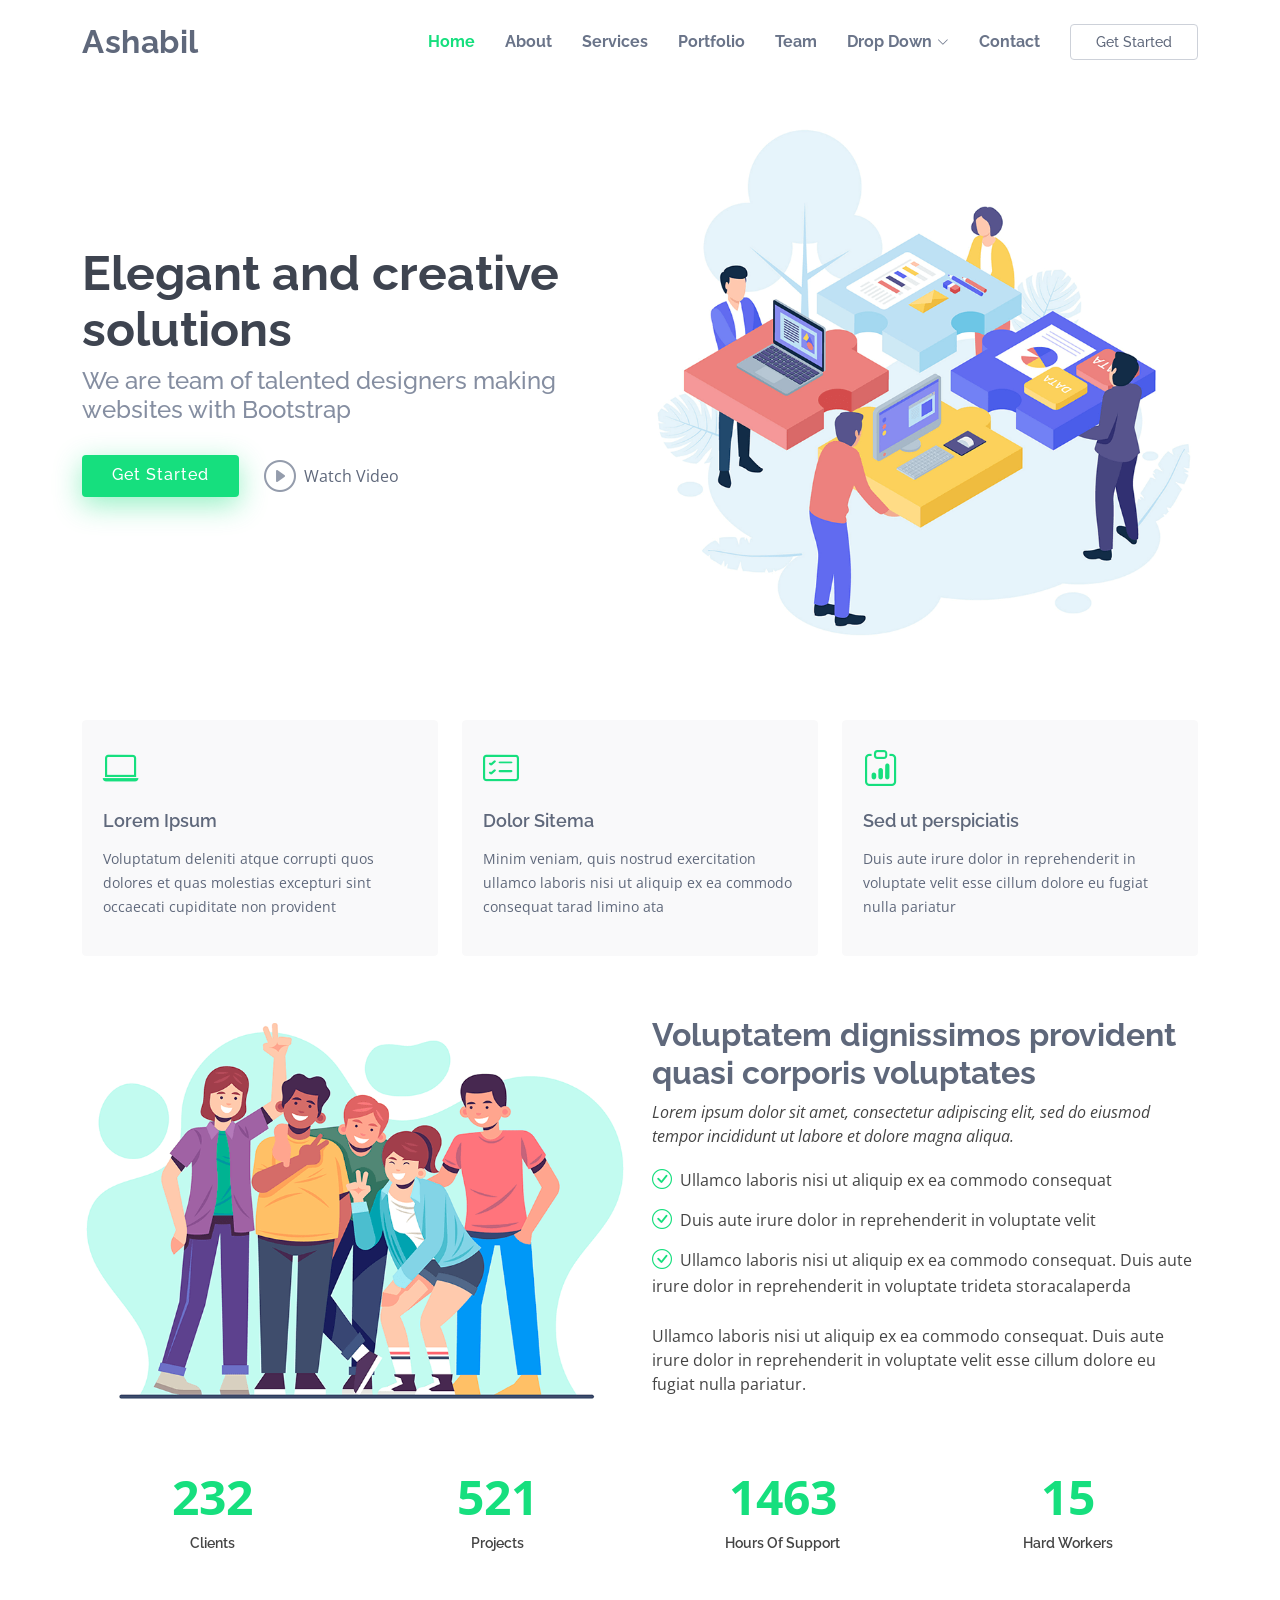
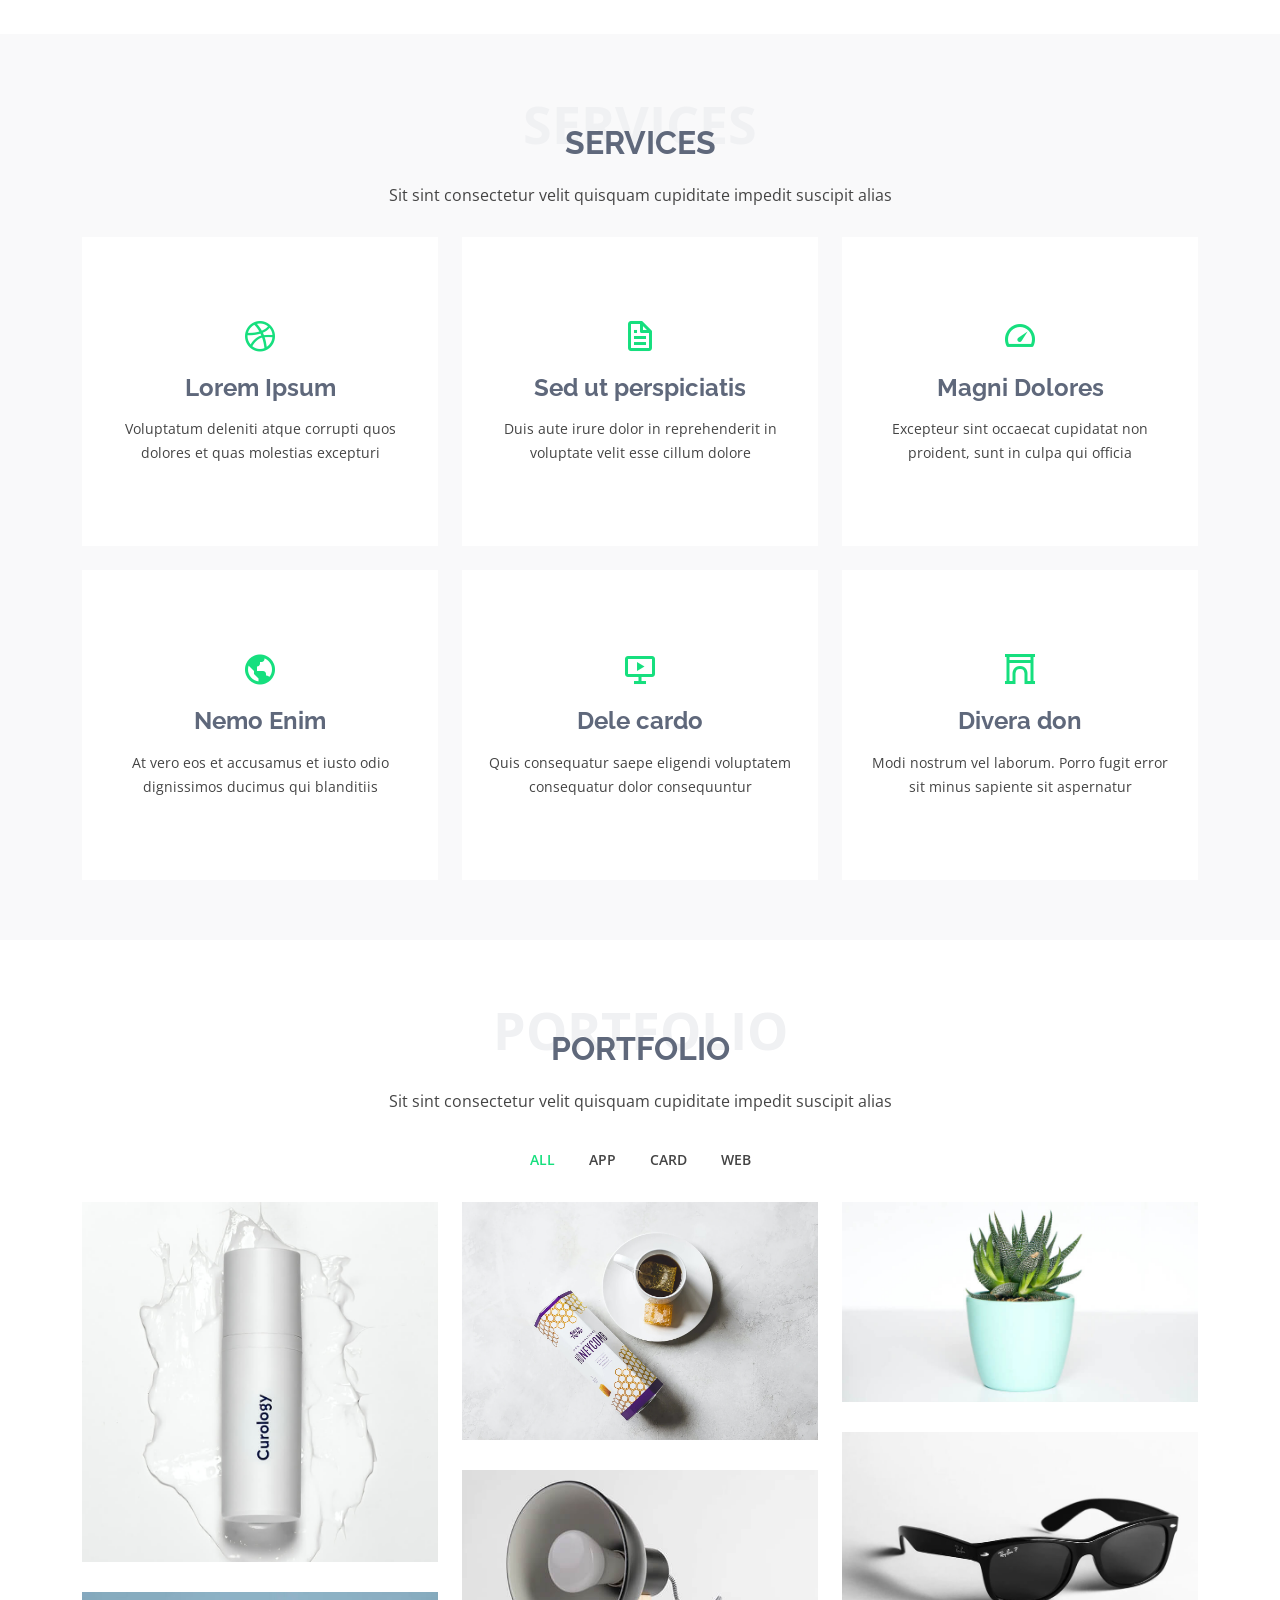
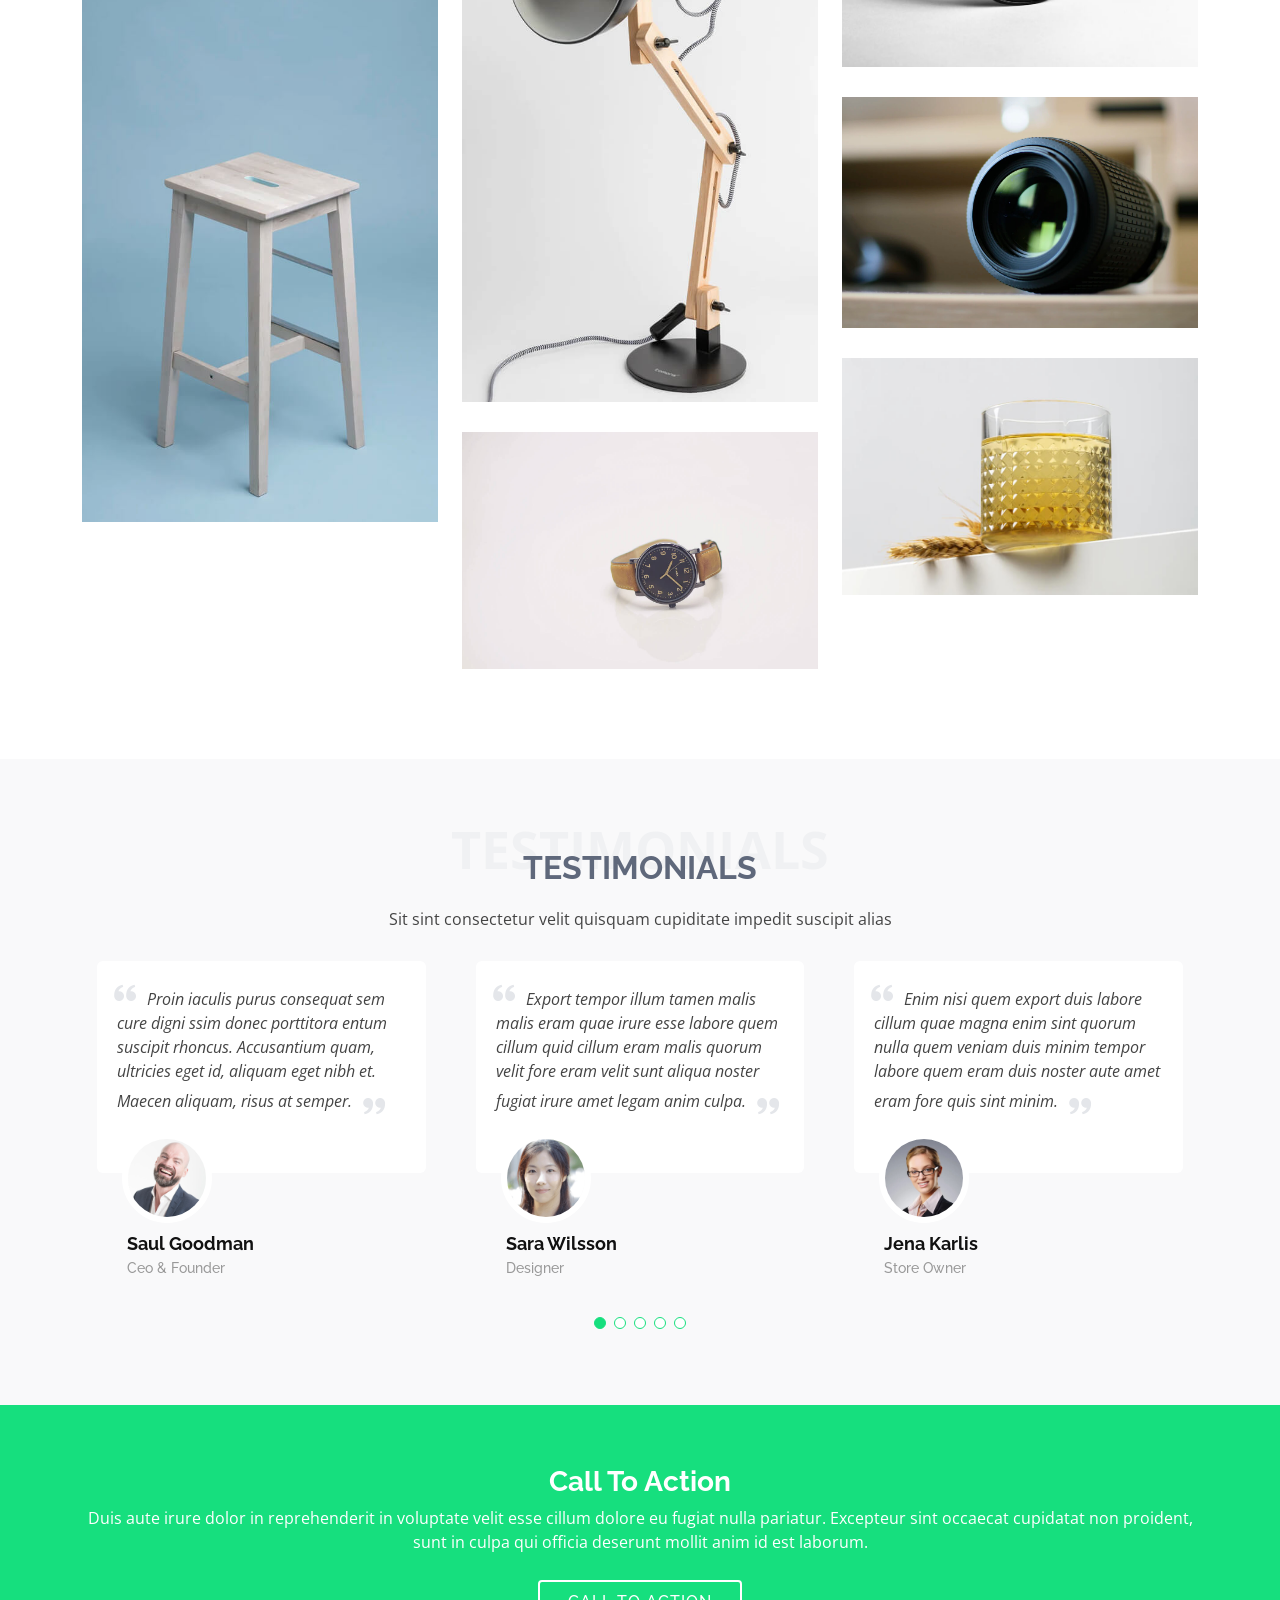
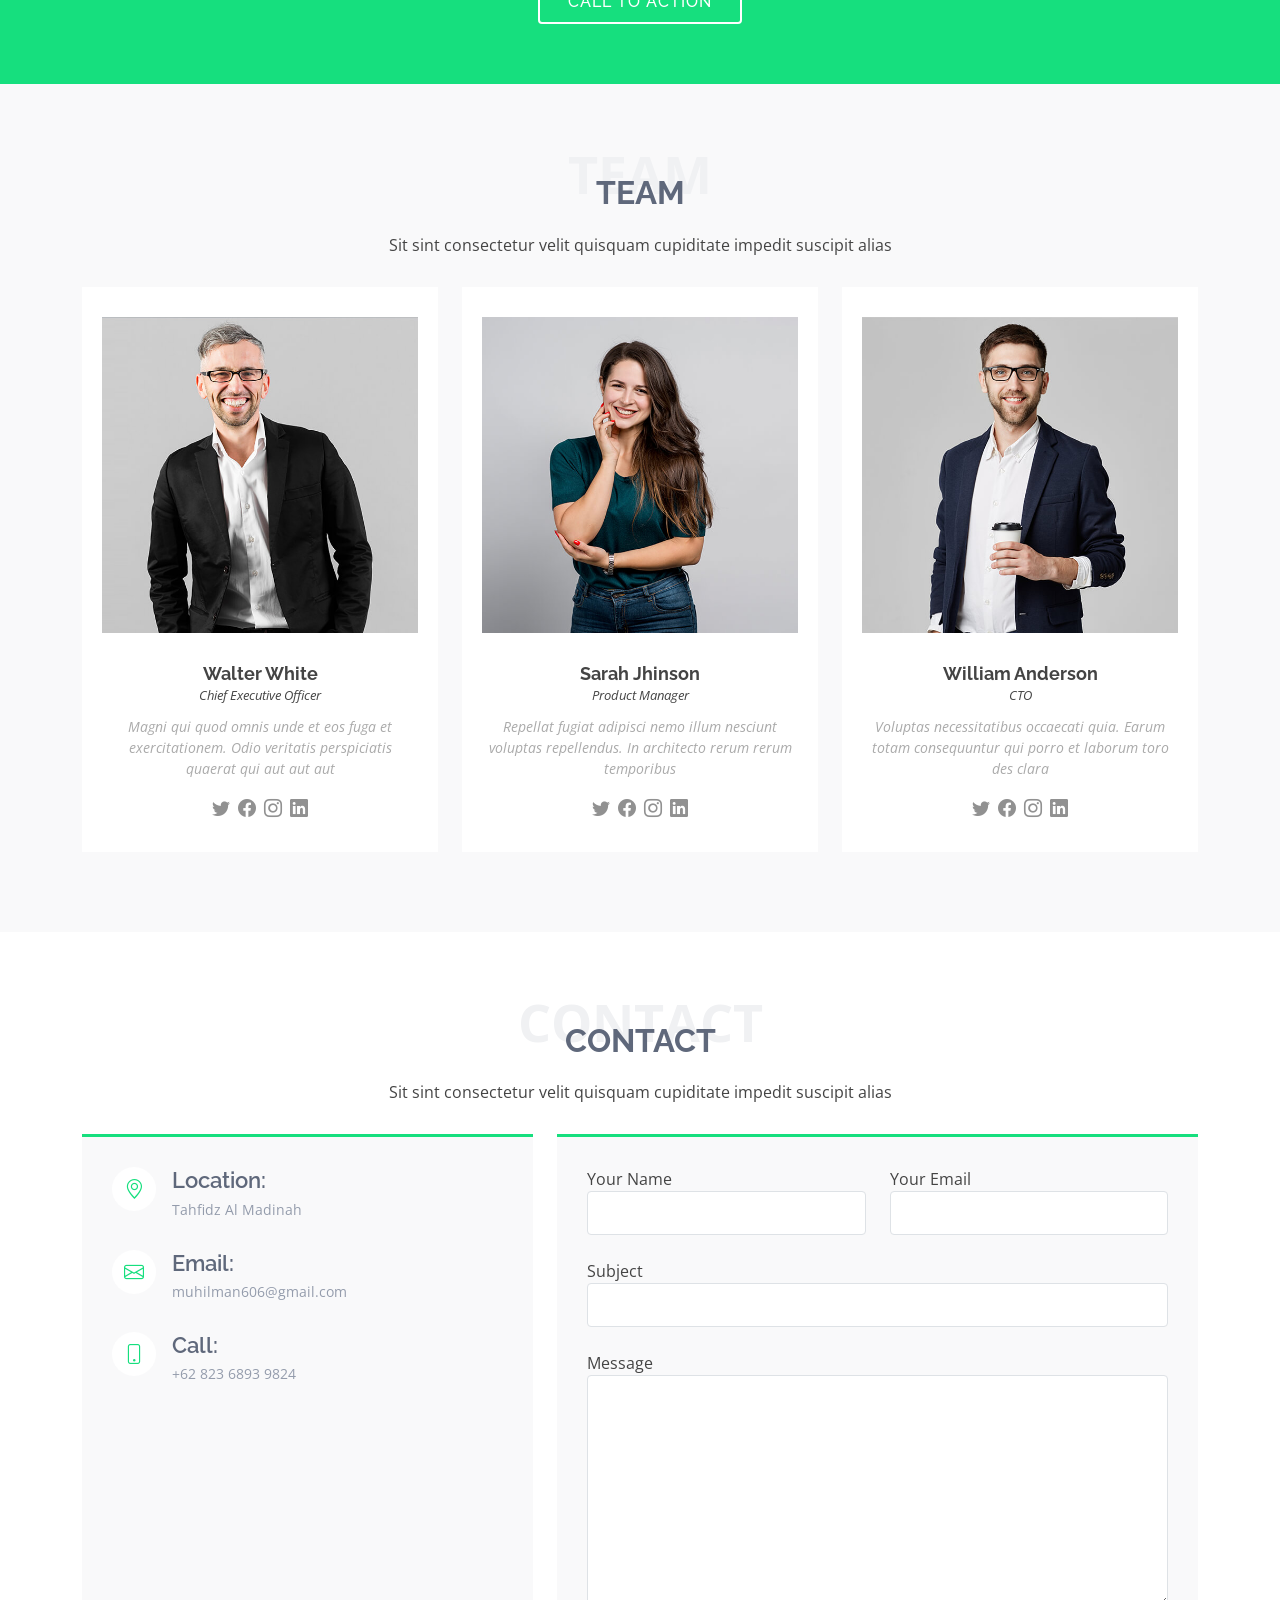
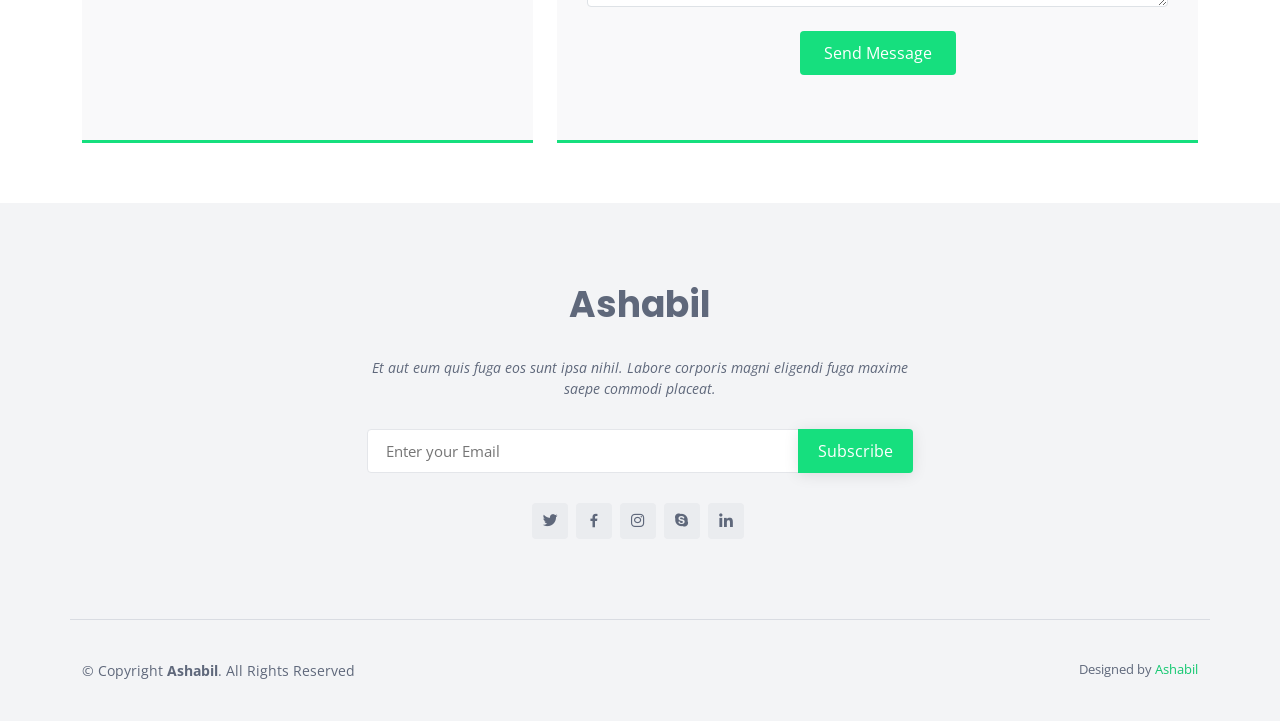
<file: index.html>
<!DOCTYPE html>
<html lang="en">
  <head>
    <meta charset="utf-8" />
    <meta content="width=device-width, initial-scale=1.0" name="viewport" />

    <title>ASHABIL - Index</title>
    <meta content="" name="description" />
    <meta content="" name="keywords" />

    <!-- Favicons -->
    <link href="assets/img/favicon.png" rel="icon" />
    <link href="assets/img/apple-touch-icon.png" rel="apple-touch-icon" />

    <!-- Google Fonts -->
    <link
      href="https://fonts.googleapis.com/css?family=Open+Sans:300,300i,400,400i,600,600i,700,700i|Raleway:300,300i,400,400i,500,500i,600,600i,700,700i|Poppins:300,300i,400,400i,500,500i,600,600i,700,700i"
      rel="stylesheet"
    />

    <!-- Vendor CSS Files -->
    <link
      href="assets/vendor/bootstrap/css/bootstrap.min.css"
      rel="stylesheet"
    />
    <link
      href="assets/vendor/bootstrap-icons/bootstrap-icons.css"
      rel="stylesheet"
    />
    <link href="assets/vendor/boxicons/css/boxicons.min.css" rel="stylesheet" />
    <link
      href="assets/vendor/glightbox/css/glightbox.min.css"
      rel="stylesheet"
    />
    <link href="assets/vendor/swiper/swiper-bundle.min.css" rel="stylesheet" />

    <!-- Template Main CSS File -->
    <link href="assets/css/style.css" rel="stylesheet" />

    <!-- =======================================================
  * Template Name: eNno
  * Updated: Jan 29 2024 with Bootstrap v5.3.2
  * Template URL: https://bootstrapmade.com/enno-free-simple-bootstrap-template/
  * Author: BootstrapMade.com
  * License: https://bootstrapmade.com/license/
  ======================================================== -->
  </head>

  <body>
    <!-- ======= Header ======= -->
    <header id="header" class="fixed-top">
      <div class="container d-flex align-items-center justify-content-between">
        <h1 class="logo"><a href="index.html">Ashabil</a></h1>
        <!-- Uncomment below if you prefer to use an image logo -->
        <!-- <a href="index.html" class="logo"><img src="assets/img/logo.png" alt="" class="img-fluid"></a>-->

        <nav id="navbar" class="navbar">
          <ul>
            <li><a class="nav-link scrollto active" href="#hero">Home</a></li>
            <li><a class="nav-link scrollto" href="#about">About</a></li>
            <li><a class="nav-link scrollto" href="#services">Services</a></li>
            <li>
              <a class="nav-link scrollto" href="#portfolio">Portfolio</a>
            </li>
            <li><a class="nav-link scrollto" href="#team">Team</a></li>
            <li class="dropdown">
              <a href="#"
                ><span>Drop Down</span> <i class="bi bi-chevron-down"></i
              ></a>
              <ul>
                <li><a href="#">Drop Down 1</a></li>
                <li class="dropdown">
                  <a href="#"
                    ><span>Deep Drop Down</span>
                    <i class="bi bi-chevron-right"></i
                  ></a>
                  <ul>
                    <li><a href="#">Deep Drop Down 1</a></li>
                    <li><a href="#">Deep Drop Down 2</a></li>
                    <li><a href="#">Deep Drop Down 3</a></li>
                    <li><a href="#">Deep Drop Down 4</a></li>
                    <li><a href="#">Deep Drop Down 5</a></li>
                  </ul>
                </li>
                <li><a href="#">Drop Down 2</a></li>
                <li><a href="#">Drop Down 3</a></li>
                <li><a href="#">Drop Down 4</a></li>
              </ul>
            </li>
            <li><a class="nav-link scrollto" href="#contact">Contact</a></li>
            <li>
              <a class="getstarted scrollto" href="#about">Get Started</a>
            </li>
          </ul>
          <i class="bi bi-list mobile-nav-toggle"></i>
        </nav>
        <!-- .navbar -->
      </div>
    </header>
    <!-- End Header -->

    <!-- ======= Hero Section ======= -->
    <section id="hero" class="d-flex align-items-center">
      <div class="container">
        <div class="row">
          <div
            class="col-lg-6 pt-5 pt-lg-0 order-2 order-lg-1 d-flex flex-column justify-content-center"
          >
            <h1>Elegant and creative solutions</h1>
            <h2>
              We are team of talented designers making websites with Bootstrap
            </h2>
            <div class="d-flex">
              <a href="#about" class="btn-get-started scrollto">Get Started</a>
              <a
                href="https://www.youtube.com/watch?v=jDDaplaOz7Q"
                class="glightbox btn-watch-video"
                ><i class="bi bi-play-circle"></i><span>Watch Video</span></a
              >
            </div>
          </div>
          <div class="col-lg-6 order-1 order-lg-2 hero-img">
            <img
              src="assets/img/hero-img.png"
              class="img-fluid animated"
              alt=""
            />
          </div>
        </div>
      </div>
    </section>
    <!-- End Hero -->

    <main id="main">
      <!-- ======= Featured Services Section ======= -->
      <section id="featured-services" class="featured-services">
        <div class="container">
          <div class="row">
            <div class="col-lg-4 col-md-6">
              <div class="icon-box">
                <div class="icon"><i class="bi bi-laptop"></i></div>
                <h4 class="title"><a href="">Lorem Ipsum</a></h4>
                <p class="description">
                  Voluptatum deleniti atque corrupti quos dolores et quas
                  molestias excepturi sint occaecati cupiditate non provident
                </p>
              </div>
            </div>
            <div class="col-lg-4 col-md-6 mt-4 mt-md-0">
              <div class="icon-box">
                <div class="icon"><i class="bi bi-card-checklist"></i></div>
                <h4 class="title"><a href="">Dolor Sitema</a></h4>
                <p class="description">
                  Minim veniam, quis nostrud exercitation ullamco laboris nisi
                  ut aliquip ex ea commodo consequat tarad limino ata
                </p>
              </div>
            </div>
            <div class="col-lg-4 col-md-6 mt-4 mt-lg-0">
              <div class="icon-box">
                <div class="icon"><i class="bi bi-clipboard-data"></i></div>
                <h4 class="title"><a href="">Sed ut perspiciatis</a></h4>
                <p class="description">
                  Duis aute irure dolor in reprehenderit in voluptate velit esse
                  cillum dolore eu fugiat nulla pariatur
                </p>
              </div>
            </div>
          </div>
        </div>
      </section>
      <!-- End Featured Services Section -->

      <!-- ======= About Section ======= -->
      <section id="about" class="about">
        <div class="container">
          <div class="row">
            <div class="col-lg-6">
              <img src="assets/img/about.png" class="img-fluid" alt="" />
            </div>
            <div class="col-lg-6 pt-4 pt-lg-0 content">
              <h3>
                Voluptatem dignissimos provident quasi corporis voluptates
              </h3>
              <p class="fst-italic">
                Lorem ipsum dolor sit amet, consectetur adipiscing elit, sed do
                eiusmod tempor incididunt ut labore et dolore magna aliqua.
              </p>
              <ul>
                <li>
                  <i class="bi bi-check-circle"></i> Ullamco laboris nisi ut
                  aliquip ex ea commodo consequat
                </li>
                <li>
                  <i class="bi bi-check-circle"></i> Duis aute irure dolor in
                  reprehenderit in voluptate velit
                </li>
                <li>
                  <i class="bi bi-check-circle"></i> Ullamco laboris nisi ut
                  aliquip ex ea commodo consequat. Duis aute irure dolor in
                  reprehenderit in voluptate trideta storacalaperda
                </li>
              </ul>
              <p>
                Ullamco laboris nisi ut aliquip ex ea commodo consequat. Duis
                aute irure dolor in reprehenderit in voluptate velit esse cillum
                dolore eu fugiat nulla pariatur.
              </p>
            </div>
          </div>
        </div>
      </section>
      <!-- End About Section -->

      <!-- ======= Counts Section ======= -->
      <section id="counts" class="counts">
        <div class="container">
          <div class="row counters">
            <div class="col-lg-3 col-6 text-center">
              <span
                data-purecounter-start="0"
                data-purecounter-end="232"
                data-purecounter-duration="1"
                class="purecounter"
              ></span>
              <p>Clients</p>
            </div>

            <div class="col-lg-3 col-6 text-center">
              <span
                data-purecounter-start="0"
                data-purecounter-end="521"
                data-purecounter-duration="1"
                class="purecounter"
              ></span>
              <p>Projects</p>
            </div>

            <div class="col-lg-3 col-6 text-center">
              <span
                data-purecounter-start="0"
                data-purecounter-end="1463"
                data-purecounter-duration="1"
                class="purecounter"
              ></span>
              <p>Hours Of Support</p>
            </div>

            <div class="col-lg-3 col-6 text-center">
              <span
                data-purecounter-start="0"
                data-purecounter-end="15"
                data-purecounter-duration="1"
                class="purecounter"
              ></span>
              <p>Hard Workers</p>
            </div>
          </div>
        </div>
      </section>
      <!-- End Counts Section -->

      <!-- ======= Services Section ======= -->
      <section id="services" class="services section-bg">
        <div class="container">
          <div class="section-title">
            <span>Services</span>
            <h2>Services</h2>
            <p>
              Sit sint consectetur velit quisquam cupiditate impedit suscipit
              alias
            </p>
          </div>

          <div class="row">
            <div class="col-lg-4 col-md-6 d-flex align-items-stretch">
              <div class="icon-box">
                <div class="icon"><i class="bx bxl-dribbble"></i></div>
                <h4><a href="">Lorem Ipsum</a></h4>
                <p>
                  Voluptatum deleniti atque corrupti quos dolores et quas
                  molestias excepturi
                </p>
              </div>
            </div>

            <div
              class="col-lg-4 col-md-6 d-flex align-items-stretch mt-4 mt-md-0"
            >
              <div class="icon-box">
                <div class="icon"><i class="bx bx-file"></i></div>
                <h4><a href="">Sed ut perspiciatis</a></h4>
                <p>
                  Duis aute irure dolor in reprehenderit in voluptate velit esse
                  cillum dolore
                </p>
              </div>
            </div>

            <div
              class="col-lg-4 col-md-6 d-flex align-items-stretch mt-4 mt-lg-0"
            >
              <div class="icon-box">
                <div class="icon"><i class="bx bx-tachometer"></i></div>
                <h4><a href="">Magni Dolores</a></h4>
                <p>
                  Excepteur sint occaecat cupidatat non proident, sunt in culpa
                  qui officia
                </p>
              </div>
            </div>

            <div class="col-lg-4 col-md-6 d-flex align-items-stretch mt-4">
              <div class="icon-box">
                <div class="icon"><i class="bx bx-world"></i></div>
                <h4><a href="">Nemo Enim</a></h4>
                <p>
                  At vero eos et accusamus et iusto odio dignissimos ducimus qui
                  blanditiis
                </p>
              </div>
            </div>

            <div class="col-lg-4 col-md-6 d-flex align-items-stretch mt-4">
              <div class="icon-box">
                <div class="icon"><i class="bx bx-slideshow"></i></div>
                <h4><a href="">Dele cardo</a></h4>
                <p>
                  Quis consequatur saepe eligendi voluptatem consequatur dolor
                  consequuntur
                </p>
              </div>
            </div>

            <div class="col-lg-4 col-md-6 d-flex align-items-stretch mt-4">
              <div class="icon-box">
                <div class="icon"><i class="bx bx-arch"></i></div>
                <h4><a href="">Divera don</a></h4>
                <p>
                  Modi nostrum vel laborum. Porro fugit error sit minus sapiente
                  sit aspernatur
                </p>
              </div>
            </div>
          </div>
        </div>
      </section>
      <!-- End Services Section -->

      <!-- ======= Portfolio Section ======= -->
      <section id="portfolio" class="portfolio">
        <div class="container">
          <div class="section-title">
            <span>Portfolio</span>
            <h2>Portfolio</h2>
            <p>
              Sit sint consectetur velit quisquam cupiditate impedit suscipit
              alias
            </p>
          </div>

          <div class="row">
            <div class="col-lg-12 d-flex justify-content-center">
              <ul id="portfolio-flters">
                <li data-filter="*" class="filter-active">All</li>
                <li data-filter=".filter-app">App</li>
                <li data-filter=".filter-card">Card</li>
                <li data-filter=".filter-web">Web</li>
              </ul>
            </div>
          </div>

          <div class="row portfolio-container">
            <div class="col-lg-4 col-md-6 portfolio-item filter-app">
              <img
                src="assets/img/portfolio/portfolio-1.jpg"
                class="img-fluid"
                alt=""
              />
              <div class="portfolio-info">
                <h4>App 1</h4>
                <p>App</p>
                <a
                  href="assets/img/portfolio/portfolio-1.jpg"
                  data-gallery="portfolioGallery"
                  class="portfolio-lightbox preview-link"
                  title="App 1"
                  ><i class="bx bx-plus"></i
                ></a>
                <a
                  href="portfolio-details.html"
                  class="details-link"
                  title="More Details"
                  ><i class="bx bx-link"></i
                ></a>
              </div>
            </div>

            <div class="col-lg-4 col-md-6 portfolio-item filter-web">
              <img
                src="assets/img/portfolio/portfolio-2.jpg"
                class="img-fluid"
                alt=""
              />
              <div class="portfolio-info">
                <h4>Web 3</h4>
                <p>Web</p>
                <a
                  href="assets/img/portfolio/portfolio-2.jpg"
                  data-gallery="portfolioGallery"
                  class="portfolio-lightbox preview-link"
                  title="Web 3"
                  ><i class="bx bx-plus"></i
                ></a>
                <a
                  href="portfolio-details.html"
                  class="details-link"
                  title="More Details"
                  ><i class="bx bx-link"></i
                ></a>
              </div>
            </div>

            <div class="col-lg-4 col-md-6 portfolio-item filter-app">
              <img
                src="assets/img/portfolio/portfolio-3.jpg"
                class="img-fluid"
                alt=""
              />
              <div class="portfolio-info">
                <h4>App 2</h4>
                <p>App</p>
                <a
                  href="assets/img/portfolio/portfolio-3.jpg"
                  data-gallery="portfolioGallery"
                  class="portfolio-lightbox preview-link"
                  title="App 2"
                  ><i class="bx bx-plus"></i
                ></a>
                <a
                  href="portfolio-details.html"
                  class="details-link"
                  title="More Details"
                  ><i class="bx bx-link"></i
                ></a>
              </div>
            </div>

            <div class="col-lg-4 col-md-6 portfolio-item filter-card">
              <img
                src="assets/img/portfolio/portfolio-4.jpg"
                class="img-fluid"
                alt=""
              />
              <div class="portfolio-info">
                <h4>Card 2</h4>
                <p>Card</p>
                <a
                  href="assets/img/portfolio/portfolio-4.jpg"
                  data-gallery="portfolioGallery"
                  class="portfolio-lightbox preview-link"
                  title="Card 2"
                  ><i class="bx bx-plus"></i
                ></a>
                <a
                  href="portfolio-details.html"
                  class="details-link"
                  title="More Details"
                  ><i class="bx bx-link"></i
                ></a>
              </div>
            </div>

            <div class="col-lg-4 col-md-6 portfolio-item filter-web">
              <img
                src="assets/img/portfolio/portfolio-5.jpg"
                class="img-fluid"
                alt=""
              />
              <div class="portfolio-info">
                <h4>Web 2</h4>
                <p>Web</p>
                <a
                  href="assets/img/portfolio/portfolio-5.jpg"
                  data-gallery="portfolioGallery"
                  class="portfolio-lightbox preview-link"
                  title="Web 2"
                  ><i class="bx bx-plus"></i
                ></a>
                <a
                  href="portfolio-details.html"
                  class="details-link"
                  title="More Details"
                  ><i class="bx bx-link"></i
                ></a>
              </div>
            </div>

            <div class="col-lg-4 col-md-6 portfolio-item filter-app">
              <img
                src="assets/img/portfolio/portfolio-6.jpg"
                class="img-fluid"
                alt=""
              />
              <div class="portfolio-info">
                <h4>App 3</h4>
                <p>App</p>
                <a
                  href="assets/img/portfolio/portfolio-6.jpg"
                  data-gallery="portfolioGallery"
                  class="portfolio-lightbox preview-link"
                  title="App 3"
                  ><i class="bx bx-plus"></i
                ></a>
                <a
                  href="portfolio-details.html"
                  class="details-link"
                  title="More Details"
                  ><i class="bx bx-link"></i
                ></a>
              </div>
            </div>

            <div class="col-lg-4 col-md-6 portfolio-item filter-card">
              <img
                src="assets/img/portfolio/portfolio-7.jpg"
                class="img-fluid"
                alt=""
              />
              <div class="portfolio-info">
                <h4>Card 1</h4>
                <p>Card</p>
                <a
                  href="assets/img/portfolio/portfolio-7.jpg"
                  data-gallery="portfolioGallery"
                  class="portfolio-lightbox preview-link"
                  title="Card 1"
                  ><i class="bx bx-plus"></i
                ></a>
                <a
                  href="portfolio-details.html"
                  class="details-link"
                  title="More Details"
                  ><i class="bx bx-link"></i
                ></a>
              </div>
            </div>

            <div class="col-lg-4 col-md-6 portfolio-item filter-card">
              <img
                src="assets/img/portfolio/portfolio-8.jpg"
                class="img-fluid"
                alt=""
              />
              <div class="portfolio-info">
                <h4>Card 3</h4>
                <p>Card</p>
                <a
                  href="assets/img/portfolio/portfolio-8.jpg"
                  data-gallery="portfolioGallery"
                  class="portfolio-lightbox preview-link"
                  title="Card 3"
                  ><i class="bx bx-plus"></i
                ></a>
                <a
                  href="portfolio-details.html"
                  class="details-link"
                  title="More Details"
                  ><i class="bx bx-link"></i
                ></a>
              </div>
            </div>

            <div class="col-lg-4 col-md-6 portfolio-item filter-web">
              <img
                src="assets/img/portfolio/portfolio-9.jpg"
                class="img-fluid"
                alt=""
              />
              <div class="portfolio-info">
                <h4>Web 3</h4>
                <p>Web</p>
                <a
                  href="assets/img/portfolio/portfolio-9.jpg"
                  data-gallery="portfolioGallery"
                  class="portfolio-lightbox preview-link"
                  title="Web 3"
                  ><i class="bx bx-plus"></i
                ></a>
                <a
                  href="portfolio-details.html"
                  class="details-link"
                  title="More Details"
                  ><i class="bx bx-link"></i
                ></a>
              </div>
            </div>
          </div>
        </div>
      </section>
      <!-- End Portfolio Section -->

      <!-- ======= Testimonials Section ======= -->
      <section id="testimonials" class="testimonials section-bg">
        <div class="container">
          <div class="section-title">
            <span>Testimonials</span>
            <h2>Testimonials</h2>
            <p>
              Sit sint consectetur velit quisquam cupiditate impedit suscipit
              alias
            </p>
          </div>

          <div
            class="testimonials-slider swiper"
            data-aos="fade-up"
            data-aos-delay="100"
          >
            <div class="swiper-wrapper">
              <div class="swiper-slide">
                <div class="testimonial-item">
                  <p>
                    <i class="bx bxs-quote-alt-left quote-icon-left"></i>
                    Proin iaculis purus consequat sem cure digni ssim donec
                    porttitora entum suscipit rhoncus. Accusantium quam,
                    ultricies eget id, aliquam eget nibh et. Maecen aliquam,
                    risus at semper.
                    <i class="bx bxs-quote-alt-right quote-icon-right"></i>
                  </p>
                  <img
                    src="assets/img/testimonials/testimonials-1.jpg"
                    class="testimonial-img"
                    alt=""
                  />
                  <h3>Saul Goodman</h3>
                  <h4>Ceo &amp; Founder</h4>
                </div>
              </div>
              <!-- End testimonial item -->

              <div class="swiper-slide">
                <div class="testimonial-item">
                  <p>
                    <i class="bx bxs-quote-alt-left quote-icon-left"></i>
                    Export tempor illum tamen malis malis eram quae irure esse
                    labore quem cillum quid cillum eram malis quorum velit fore
                    eram velit sunt aliqua noster fugiat irure amet legam anim
                    culpa.
                    <i class="bx bxs-quote-alt-right quote-icon-right"></i>
                  </p>
                  <img
                    src="assets/img/testimonials/testimonials-2.jpg"
                    class="testimonial-img"
                    alt=""
                  />
                  <h3>Sara Wilsson</h3>
                  <h4>Designer</h4>
                </div>
              </div>
              <!-- End testimonial item -->

              <div class="swiper-slide">
                <div class="testimonial-item">
                  <p>
                    <i class="bx bxs-quote-alt-left quote-icon-left"></i>
                    Enim nisi quem export duis labore cillum quae magna enim
                    sint quorum nulla quem veniam duis minim tempor labore quem
                    eram duis noster aute amet eram fore quis sint minim.
                    <i class="bx bxs-quote-alt-right quote-icon-right"></i>
                  </p>
                  <img
                    src="assets/img/testimonials/testimonials-3.jpg"
                    class="testimonial-img"
                    alt=""
                  />
                  <h3>Jena Karlis</h3>
                  <h4>Store Owner</h4>
                </div>
              </div>
              <!-- End testimonial item -->

              <div class="swiper-slide">
                <div class="testimonial-item">
                  <p>
                    <i class="bx bxs-quote-alt-left quote-icon-left"></i>
                    Fugiat enim eram quae cillum dolore dolor amet nulla culpa
                    multos export minim fugiat minim velit minim dolor enim duis
                    veniam ipsum anim magna sunt elit fore quem dolore labore
                    illum veniam.
                    <i class="bx bxs-quote-alt-right quote-icon-right"></i>
                  </p>
                  <img
                    src="assets/img/testimonials/testimonials-4.jpg"
                    class="testimonial-img"
                    alt=""
                  />
                  <h3>Matt Brandon</h3>
                  <h4>Freelancer</h4>
                </div>
              </div>
              <!-- End testimonial item -->

              <div class="swiper-slide">
                <div class="testimonial-item">
                  <p>
                    <i class="bx bxs-quote-alt-left quote-icon-left"></i>
                    Quis quorum aliqua sint quem legam fore sunt eram irure
                    aliqua veniam tempor noster veniam enim culpa labore duis
                    sunt culpa nulla illum cillum fugiat legam esse veniam culpa
                    fore nisi cillum quid.
                    <i class="bx bxs-quote-alt-right quote-icon-right"></i>
                  </p>
                  <img
                    src="assets/img/testimonials/testimonials-5.jpg"
                    class="testimonial-img"
                    alt=""
                  />
                  <h3>John Larson</h3>
                  <h4>Entrepreneur</h4>
                </div>
              </div>
              <!-- End testimonial item -->
            </div>
            <div class="swiper-pagination"></div>
          </div>
        </div>
      </section>
      <!-- End Testimonials Section -->

      <!-- ======= Cta Section ======= -->
      <section id="cta" class="cta">
        <div class="container">
          <div class="text-center">
            <h3>Call To Action</h3>
            <p>
              Duis aute irure dolor in reprehenderit in voluptate velit esse
              cillum dolore eu fugiat nulla pariatur. Excepteur sint occaecat
              cupidatat non proident, sunt in culpa qui officia deserunt mollit
              anim id est laborum.
            </p>
            <a class="cta-btn" href="#">Call To Action</a>
          </div>
        </div>
      </section>
      <!-- End Cta Section -->

      <!-- ======= Team Section ======= -->
      <section id="team" class="team section-bg">
        <div class="container">
          <div class="section-title">
            <span>Team</span>
            <h2>Team</h2>
            <p>
              Sit sint consectetur velit quisquam cupiditate impedit suscipit
              alias
            </p>
          </div>

          <div class="row">
            <div class="col-lg-4 col-md-6 d-flex align-items-stretch">
              <div class="member">
                <img src="assets/img/team/team-1.jpg" alt="" />
                <h4>Walter White</h4>
                <span>Chief Executive Officer</span>
                <p>
                  Magni qui quod omnis unde et eos fuga et exercitationem. Odio
                  veritatis perspiciatis quaerat qui aut aut aut
                </p>
                <div class="social">
                  <a href=""><i class="bi bi-twitter"></i></a>
                  <a href=""><i class="bi bi-facebook"></i></a>
                  <a href=""><i class="bi bi-instagram"></i></a>
                  <a href=""><i class="bi bi-linkedin"></i></a>
                </div>
              </div>
            </div>

            <div class="col-lg-4 col-md-6 d-flex align-items-stretch">
              <div class="member">
                <img src="assets/img/team/team-2.jpg" alt="" />
                <h4>Sarah Jhinson</h4>
                <span>Product Manager</span>
                <p>
                  Repellat fugiat adipisci nemo illum nesciunt voluptas
                  repellendus. In architecto rerum rerum temporibus
                </p>
                <div class="social">
                  <a href=""><i class="bi bi-twitter"></i></a>
                  <a href=""><i class="bi bi-facebook"></i></a>
                  <a href=""><i class="bi bi-instagram"></i></a>
                  <a href=""><i class="bi bi-linkedin"></i></a>
                </div>
              </div>
            </div>

            <div class="col-lg-4 col-md-6 d-flex align-items-stretch">
              <div class="member">
                <img src="assets/img/team/team-3.jpg" alt="" />
                <h4>William Anderson</h4>
                <span>CTO</span>
                <p>
                  Voluptas necessitatibus occaecati quia. Earum totam
                  consequuntur qui porro et laborum toro des clara
                </p>
                <div class="social">
                  <a href=""><i class="bi bi-twitter"></i></a>
                  <a href=""><i class="bi bi-facebook"></i></a>
                  <a href=""><i class="bi bi-instagram"></i></a>
                  <a href=""><i class="bi bi-linkedin"></i></a>
                </div>
              </div>
            </div>
          </div>
        </div>
      </section>
      <!-- End Team Section -->

      <!-- ======= Contact Section ======= -->
      <section id="contact" class="contact">
        <div class="container">
          <div class="section-title">
            <span>Contact</span>
            <h2>Contact</h2>
            <p>
              Sit sint consectetur velit quisquam cupiditate impedit suscipit
              alias
            </p>
          </div>

          <div class="row">
            <div class="col-lg-5 d-flex align-items-stretch">
              <div class="info">
                <div class="address">
                  <i class="bi bi-geo-alt"></i>
                  <h4>Location:</h4>
                  <p>Tahfidz Al Madinah</p>
                </div>

                <div class="email">
                  <i class="bi bi-envelope"></i>
                  <h4>Email:</h4>
                  <p>muhilman606@gmail.com</p>
                </div>

                <div class="phone">
                  <i class="bi bi-phone"></i>
                  <h4>Call:</h4>
                  <p>+62 823 6893 9824</p>
                </div>

                <iframe
                  src="https://www.google.com/maps/embed?pb=!1m18!1m12!1m3!1d31771.22176428673!2d122.57630129910245!3d-5.507077546255503!2m3!1f0!2f0!3f0!3m2!1i1024!2i768!4f13.1!3m3!1m2!1s0x2da475a35ff82689%3A0x3030bfbcaf771f0!2sBaubau%2C%20Waborobo%2C%20Kec.%20Betoambari%2C%20Kota%20Bau-Bau%2C%20Sulawesi%20Tenggara!5e0!3m2!1sid!2sid!4v1708766802179!5m2!1sid!2sid"
                  width="100%"
                  height="290px"
                  style="border: 0"
                  allowfullscreen
                ></iframe>
              </div>
            </div>

            <div class="col-lg-7 mt-5 mt-lg-0 d-flex align-items-stretch">
              <form
                action="forms/contact.php"
                method="post"
                role="form"
                class="php-email-form"
              >
                <div class="row">
                  <div class="form-group col-md-6">
                    <label for="name">Your Name</label>
                    <input
                      type="text"
                      name="name"
                      class="form-control"
                      id="name"
                      required
                    />
                  </div>
                  <div class="form-group col-md-6 mt-3 mt-md-0">
                    <label for="name">Your Email</label>
                    <input
                      type="email"
                      class="form-control"
                      name="email"
                      id="email"
                      required
                    />
                  </div>
                </div>
                <div class="form-group mt-3">
                  <label for="name">Subject</label>
                  <input
                    type="text"
                    class="form-control"
                    name="subject"
                    id="subject"
                    required
                  />
                </div>
                <div class="form-group mt-3">
                  <label for="name">Message</label>
                  <textarea
                    class="form-control"
                    name="message"
                    rows="10"
                    required
                  ></textarea>
                </div>
                <div class="my-3">
                  <div class="loading">Loading</div>
                  <div class="error-message"></div>
                  <div class="sent-message">
                    Your message has been sent. Thank you!
                  </div>
                </div>
                <div class="text-center">
                  <button type="submit">Send Message</button>
                </div>
              </form>
            </div>
          </div>
        </div>
      </section>
      <!-- End Contact Section -->
    </main>
    <!-- End #main -->

    <!-- ======= Footer ======= -->
    <footer id="footer">
      <div class="footer-top">
        <div class="container">
          <div class="row justify-content-center">
            <div class="col-lg-6">
              <h3>Ashabil</h3>
              <p>
                Et aut eum quis fuga eos sunt ipsa nihil. Labore corporis magni
                eligendi fuga maxime saepe commodi placeat.
              </p>
            </div>
          </div>

          <div class="row footer-newsletter justify-content-center">
            <div class="col-lg-6">
              <form action="" method="post">
                <input
                  type="email"
                  name="email"
                  placeholder="Enter your Email"
                /><input type="submit" value="Subscribe" />
              </form>
            </div>
          </div>

          <div class="social-links">
            <a href="#" class="twitter"><i class="bx bxl-twitter"></i></a>
            <a href="#" class="facebook"><i class="bx bxl-facebook"></i></a>
            <a href="#" class="instagram"><i class="bx bxl-instagram"></i></a>
            <a href="#" class="google-plus"><i class="bx bxl-skype"></i></a>
            <a href="#" class="linkedin"><i class="bx bxl-linkedin"></i></a>
          </div>
        </div>
      </div>

      <div class="container footer-bottom clearfix">
        <div class="copyright">
          &copy; Copyright <strong><span>Ashabil</span></strong
          >. All Rights Reserved
        </div>
        <div class="credits">
          <!-- All the links in the footer should remain intact. -->
          <!-- You can delete the links only if you purchased the pro version. -->
          <!-- Licensing information: https://bootstrapmade.com/license/ -->
          <!-- Purchase the pro version with working PHP/AJAX contact form: https://bootstrapmade.com/enno-free-simple-bootstrap-template/ -->
          Designed by <a href="https://bootstrapmade.com/">Ashabil</a>
        </div>
      </div>
    </footer>
    <!-- End Footer -->

    <a
      href="#"
      class="back-to-top d-flex align-items-center justify-content-center"
      ><i class="bi bi-arrow-up-short"></i
    ></a>

    <!-- Vendor JS Files -->
    <script src="assets/vendor/purecounter/purecounter_vanilla.js"></script>
    <script src="assets/vendor/bootstrap/js/bootstrap.bundle.min.js"></script>
    <script src="assets/vendor/glightbox/js/glightbox.min.js"></script>
    <script src="assets/vendor/isotope-layout/isotope.pkgd.min.js"></script>
    <script src="assets/vendor/swiper/swiper-bundle.min.js"></script>
    <script src="assets/vendor/php-email-form/validate.js"></script>

    <!-- Template Main JS File -->
    <script src="assets/js/main.js"></script>
  </body>
</html>
</file>
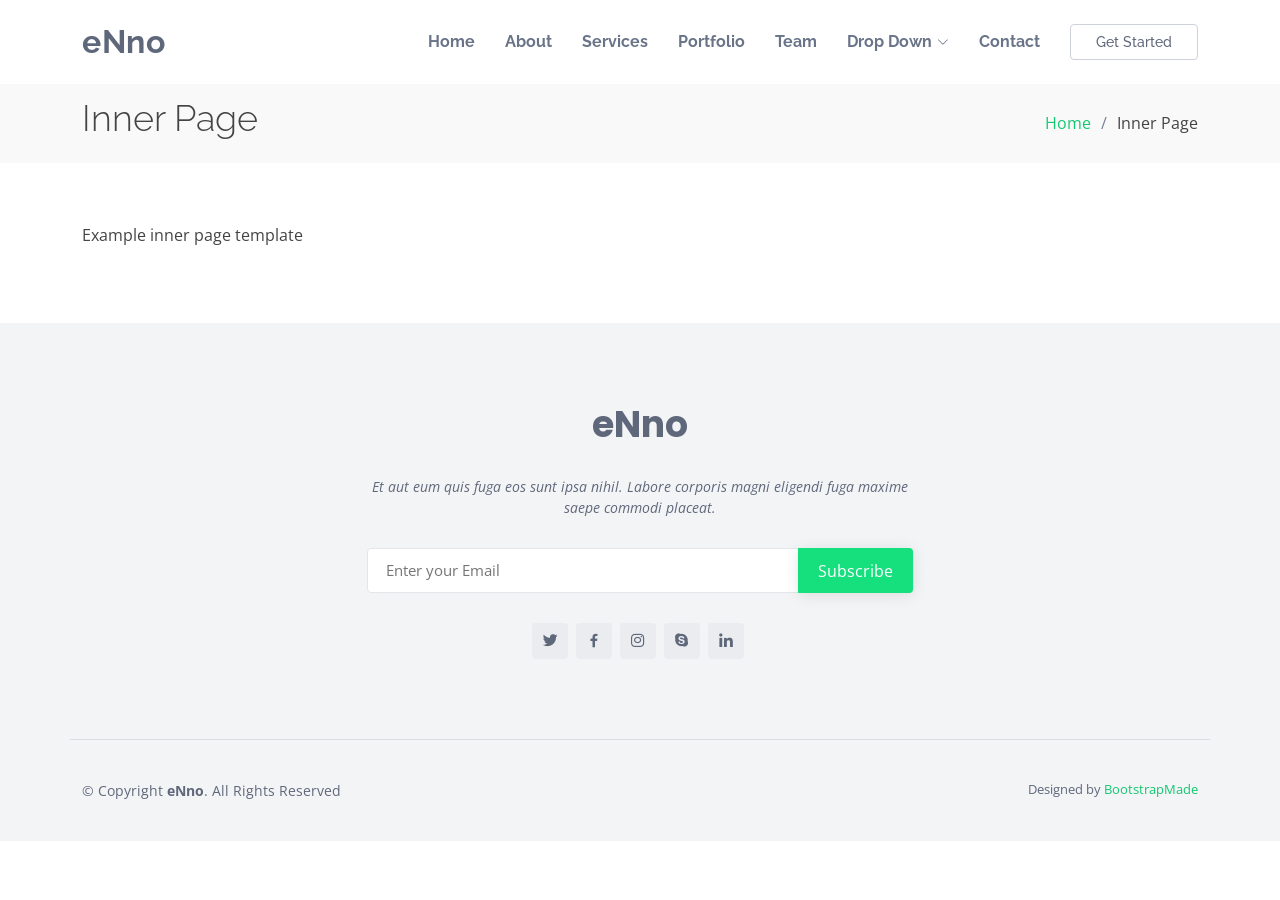
<file: inner-page.html>
<!DOCTYPE html>
<html lang="en">

<head>
  <meta charset="utf-8">
  <meta content="width=device-width, initial-scale=1.0" name="viewport">

  <title>Inner Page - eNno Bootstrap Template</title>
  <meta content="" name="description">
  <meta content="" name="keywords">

  <!-- Favicons -->
  <link href="assets/img/favicon.png" rel="icon">
  <link href="assets/img/apple-touch-icon.png" rel="apple-touch-icon">

  <!-- Google Fonts -->
  <link href="https://fonts.googleapis.com/css?family=Open+Sans:300,300i,400,400i,600,600i,700,700i|Raleway:300,300i,400,400i,500,500i,600,600i,700,700i|Poppins:300,300i,400,400i,500,500i,600,600i,700,700i" rel="stylesheet">

  <!-- Vendor CSS Files -->
  <link href="assets/vendor/bootstrap/css/bootstrap.min.css" rel="stylesheet">
  <link href="assets/vendor/bootstrap-icons/bootstrap-icons.css" rel="stylesheet">
  <link href="assets/vendor/boxicons/css/boxicons.min.css" rel="stylesheet">
  <link href="assets/vendor/glightbox/css/glightbox.min.css" rel="stylesheet">
  <link href="assets/vendor/swiper/swiper-bundle.min.css" rel="stylesheet">

  <!-- Template Main CSS File -->
  <link href="assets/css/style.css" rel="stylesheet">

  <!-- =======================================================
  * Template Name: eNno
  * Updated: Jan 29 2024 with Bootstrap v5.3.2
  * Template URL: https://bootstrapmade.com/enno-free-simple-bootstrap-template/
  * Author: BootstrapMade.com
  * License: https://bootstrapmade.com/license/
  ======================================================== -->
</head>

<body>

  <!-- ======= Header ======= -->
  <header id="header" class="fixed-top">
    <div class="container d-flex align-items-center justify-content-between">

      <h1 class="logo"><a href="index.html">eNno</a></h1>
      <!-- Uncomment below if you prefer to use an image logo -->
      <!-- <a href="index.html" class="logo"><img src="assets/img/logo.png" alt="" class="img-fluid"></a>-->

      <nav id="navbar" class="navbar">
        <ul>
          <li><a class="nav-link scrollto " href="#hero">Home</a></li>
          <li><a class="nav-link scrollto" href="#about">About</a></li>
          <li><a class="nav-link scrollto" href="#services">Services</a></li>
          <li><a class="nav-link scrollto " href="#portfolio">Portfolio</a></li>
          <li><a class="nav-link scrollto" href="#team">Team</a></li>
          <li class="dropdown"><a href="#"><span>Drop Down</span> <i class="bi bi-chevron-down"></i></a>
            <ul>
              <li><a href="#">Drop Down 1</a></li>
              <li class="dropdown"><a href="#"><span>Deep Drop Down</span> <i class="bi bi-chevron-right"></i></a>
                <ul>
                  <li><a href="#">Deep Drop Down 1</a></li>
                  <li><a href="#">Deep Drop Down 2</a></li>
                  <li><a href="#">Deep Drop Down 3</a></li>
                  <li><a href="#">Deep Drop Down 4</a></li>
                  <li><a href="#">Deep Drop Down 5</a></li>
                </ul>
              </li>
              <li><a href="#">Drop Down 2</a></li>
              <li><a href="#">Drop Down 3</a></li>
              <li><a href="#">Drop Down 4</a></li>
            </ul>
          </li>
          <li><a class="nav-link scrollto" href="#contact">Contact</a></li>
          <li><a class="getstarted scrollto" href="#about">Get Started</a></li>
        </ul>
        <i class="bi bi-list mobile-nav-toggle"></i>
      </nav><!-- .navbar -->

    </div>
  </header><!-- End Header -->

  <main id="main">

    <!-- ======= Breadcrumbs ======= -->
    <section class="breadcrumbs">
      <div class="container">

        <div class="d-flex justify-content-between align-items-center">
          <h2>Inner Page</h2>
          <ol>
            <li><a href="index.html">Home</a></li>
            <li>Inner Page</li>
          </ol>
        </div>

      </div>
    </section><!-- End Breadcrumbs -->

    <section class="inner-page">
      <div class="container">
        <p>
          Example inner page template
        </p>
      </div>
    </section>

  </main><!-- End #main -->

  <!-- ======= Footer ======= -->
  <footer id="footer">

    <div class="footer-top">

      <div class="container">

        <div class="row  justify-content-center">
          <div class="col-lg-6">
            <h3>eNno</h3>
            <p>Et aut eum quis fuga eos sunt ipsa nihil. Labore corporis magni eligendi fuga maxime saepe commodi placeat.</p>
          </div>
        </div>

        <div class="row footer-newsletter justify-content-center">
          <div class="col-lg-6">
            <form action="" method="post">
              <input type="email" name="email" placeholder="Enter your Email"><input type="submit" value="Subscribe">
            </form>
          </div>
        </div>

        <div class="social-links">
          <a href="#" class="twitter"><i class="bx bxl-twitter"></i></a>
          <a href="#" class="facebook"><i class="bx bxl-facebook"></i></a>
          <a href="#" class="instagram"><i class="bx bxl-instagram"></i></a>
          <a href="#" class="google-plus"><i class="bx bxl-skype"></i></a>
          <a href="#" class="linkedin"><i class="bx bxl-linkedin"></i></a>
        </div>

      </div>
    </div>

    <div class="container footer-bottom clearfix">
      <div class="copyright">
        &copy; Copyright <strong><span>eNno</span></strong>. All Rights Reserved
      </div>
      <div class="credits">
        <!-- All the links in the footer should remain intact. -->
        <!-- You can delete the links only if you purchased the pro version. -->
        <!-- Licensing information: https://bootstrapmade.com/license/ -->
        <!-- Purchase the pro version with working PHP/AJAX contact form: https://bootstrapmade.com/enno-free-simple-bootstrap-template/ -->
        Designed by <a href="https://bootstrapmade.com/">BootstrapMade</a>
      </div>
    </div>
  </footer><!-- End Footer -->

  <a href="#" class="back-to-top d-flex align-items-center justify-content-center"><i class="bi bi-arrow-up-short"></i></a>

  <!-- Vendor JS Files -->
  <script src="assets/vendor/purecounter/purecounter_vanilla.js"></script>
  <script src="assets/vendor/bootstrap/js/bootstrap.bundle.min.js"></script>
  <script src="assets/vendor/glightbox/js/glightbox.min.js"></script>
  <script src="assets/vendor/isotope-layout/isotope.pkgd.min.js"></script>
  <script src="assets/vendor/swiper/swiper-bundle.min.js"></script>
  <script src="assets/vendor/php-email-form/validate.js"></script>

  <!-- Template Main JS File -->
  <script src="assets/js/main.js"></script>

</body>

</html>
</file>
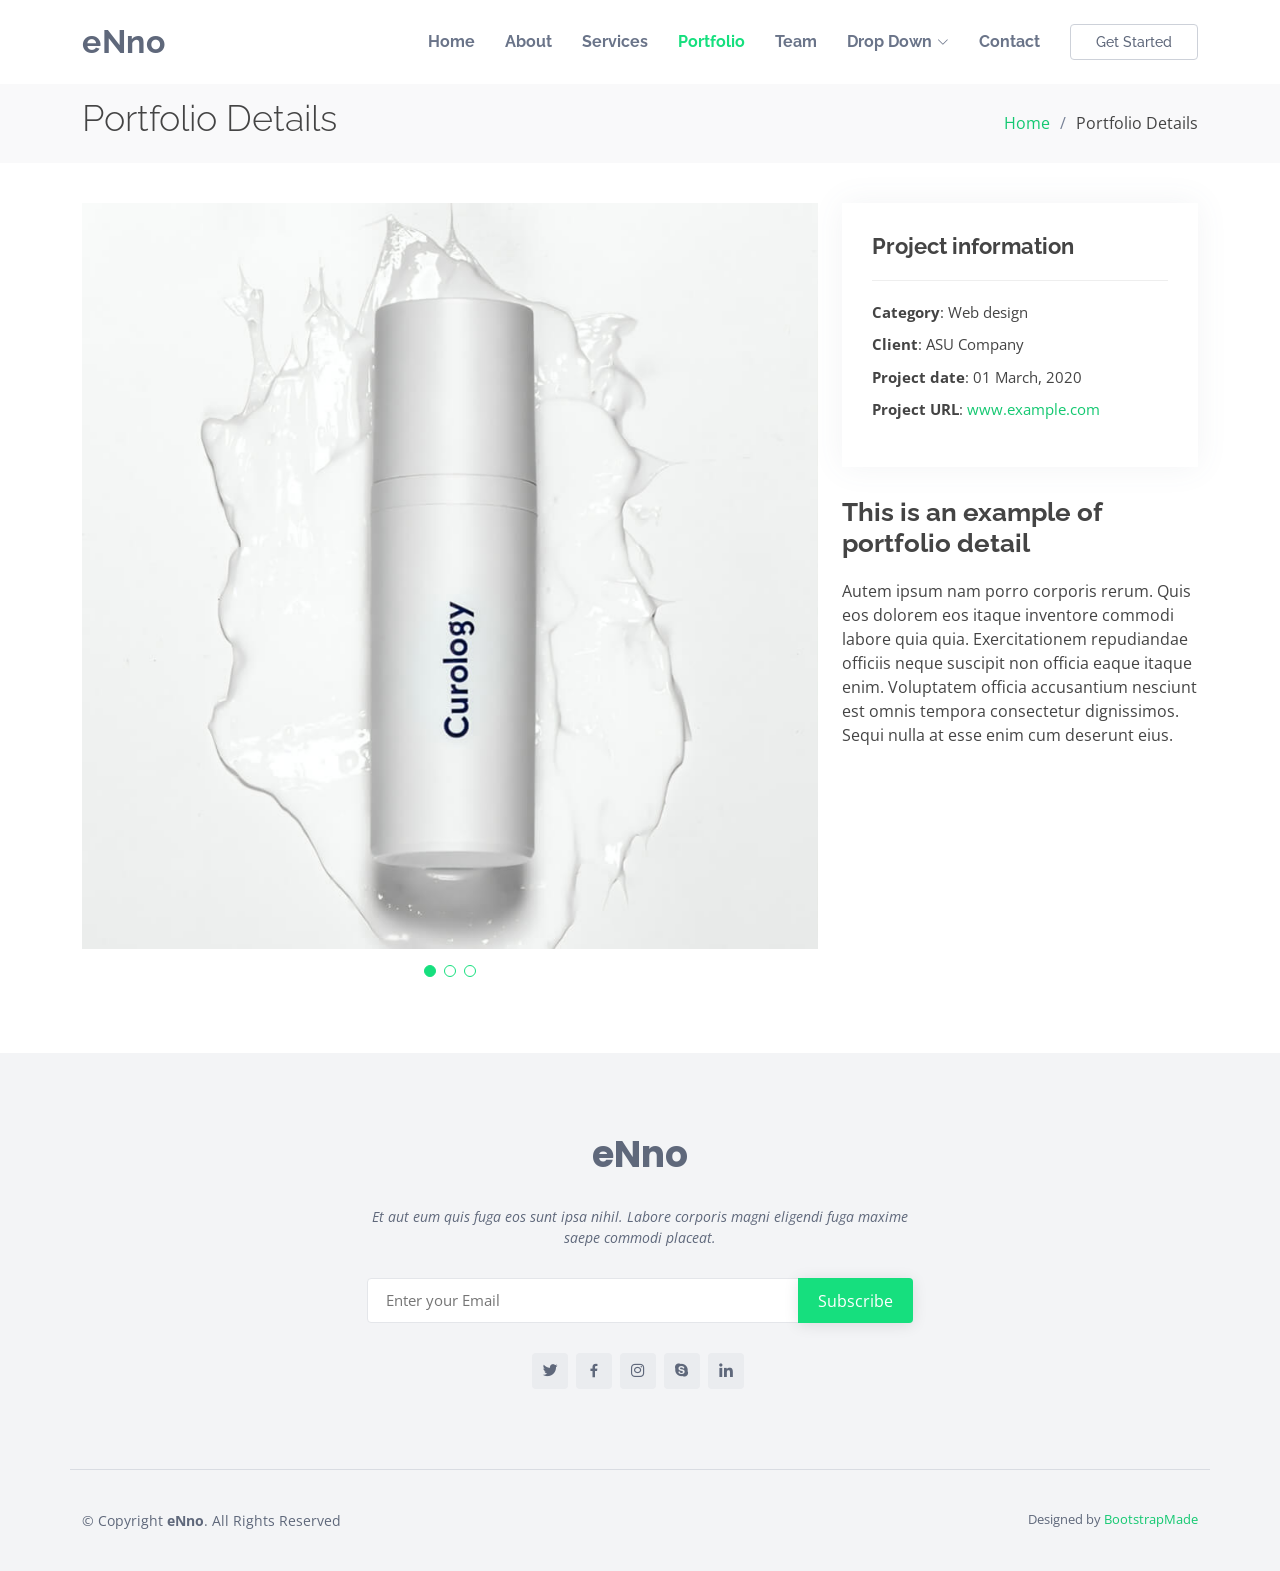
<file: portfolio-details.html>
<!DOCTYPE html>
<html lang="en">

<head>
  <meta charset="utf-8">
  <meta content="width=device-width, initial-scale=1.0" name="viewport">

  <title>Portfolio Details - eNno Bootstrap Template</title>
  <meta content="" name="description">
  <meta content="" name="keywords">

  <!-- Favicons -->
  <link href="assets/img/favicon.png" rel="icon">
  <link href="assets/img/apple-touch-icon.png" rel="apple-touch-icon">

  <!-- Google Fonts -->
  <link href="https://fonts.googleapis.com/css?family=Open+Sans:300,300i,400,400i,600,600i,700,700i|Raleway:300,300i,400,400i,500,500i,600,600i,700,700i|Poppins:300,300i,400,400i,500,500i,600,600i,700,700i" rel="stylesheet">

  <!-- Vendor CSS Files -->
  <link href="assets/vendor/bootstrap/css/bootstrap.min.css" rel="stylesheet">
  <link href="assets/vendor/bootstrap-icons/bootstrap-icons.css" rel="stylesheet">
  <link href="assets/vendor/boxicons/css/boxicons.min.css" rel="stylesheet">
  <link href="assets/vendor/glightbox/css/glightbox.min.css" rel="stylesheet">
  <link href="assets/vendor/swiper/swiper-bundle.min.css" rel="stylesheet">

  <!-- Template Main CSS File -->
  <link href="assets/css/style.css" rel="stylesheet">

  <!-- =======================================================
  * Template Name: eNno
  * Updated: Jan 29 2024 with Bootstrap v5.3.2
  * Template URL: https://bootstrapmade.com/enno-free-simple-bootstrap-template/
  * Author: BootstrapMade.com
  * License: https://bootstrapmade.com/license/
  ======================================================== -->
</head>

<body>

  <!-- ======= Header ======= -->
  <header id="header" class="fixed-top">
    <div class="container d-flex align-items-center justify-content-between">

      <h1 class="logo"><a href="index.html">eNno</a></h1>
      <!-- Uncomment below if you prefer to use an image logo -->
      <!-- <a href="index.html" class="logo"><img src="assets/img/logo.png" alt="" class="img-fluid"></a>-->

      <nav id="navbar" class="navbar">
        <ul>
          <li><a class="nav-link scrollto " href="#hero">Home</a></li>
          <li><a class="nav-link scrollto" href="#about">About</a></li>
          <li><a class="nav-link scrollto" href="#services">Services</a></li>
          <li><a class="nav-link scrollto active " href="#portfolio">Portfolio</a></li>
          <li><a class="nav-link scrollto" href="#team">Team</a></li>
          <li class="dropdown"><a href="#"><span>Drop Down</span> <i class="bi bi-chevron-down"></i></a>
            <ul>
              <li><a href="#">Drop Down 1</a></li>
              <li class="dropdown"><a href="#"><span>Deep Drop Down</span> <i class="bi bi-chevron-right"></i></a>
                <ul>
                  <li><a href="#">Deep Drop Down 1</a></li>
                  <li><a href="#">Deep Drop Down 2</a></li>
                  <li><a href="#">Deep Drop Down 3</a></li>
                  <li><a href="#">Deep Drop Down 4</a></li>
                  <li><a href="#">Deep Drop Down 5</a></li>
                </ul>
              </li>
              <li><a href="#">Drop Down 2</a></li>
              <li><a href="#">Drop Down 3</a></li>
              <li><a href="#">Drop Down 4</a></li>
            </ul>
          </li>
          <li><a class="nav-link scrollto" href="#contact">Contact</a></li>
          <li><a class="getstarted scrollto" href="#about">Get Started</a></li>
        </ul>
        <i class="bi bi-list mobile-nav-toggle"></i>
      </nav><!-- .navbar -->

    </div>
  </header><!-- End Header -->

  <main id="main">

    <!-- ======= Breadcrumbs ======= -->
    <section id="breadcrumbs" class="breadcrumbs">
      <div class="container">

        <div class="d-flex justify-content-between align-items-center">
          <h2>Portfolio Details</h2>
          <ol>
            <li><a href="index.html">Home</a></li>
            <li>Portfolio Details</li>
          </ol>
        </div>

      </div>
    </section><!-- End Breadcrumbs -->

    <!-- ======= Portfolio Details Section ======= -->
    <section id="portfolio-details" class="portfolio-details">
      <div class="container">

        <div class="row gy-4">

          <div class="col-lg-8">
            <div class="portfolio-details-slider swiper">
              <div class="swiper-wrapper align-items-center">

                <div class="swiper-slide">
                  <img src="assets/img/portfolio/portfolio-1.jpg" alt="">
                </div>

                <div class="swiper-slide">
                  <img src="assets/img/portfolio/portfolio-2.jpg" alt="">
                </div>

                <div class="swiper-slide">
                  <img src="assets/img/portfolio/portfolio-3.jpg" alt="">
                </div>

              </div>
              <div class="swiper-pagination"></div>
            </div>
          </div>

          <div class="col-lg-4">
            <div class="portfolio-info">
              <h3>Project information</h3>
              <ul>
                <li><strong>Category</strong>: Web design</li>
                <li><strong>Client</strong>: ASU Company</li>
                <li><strong>Project date</strong>: 01 March, 2020</li>
                <li><strong>Project URL</strong>: <a href="#">www.example.com</a></li>
              </ul>
            </div>
            <div class="portfolio-description">
              <h2>This is an example of portfolio detail</h2>
              <p>
                Autem ipsum nam porro corporis rerum. Quis eos dolorem eos itaque inventore commodi labore quia quia. Exercitationem repudiandae officiis neque suscipit non officia eaque itaque enim. Voluptatem officia accusantium nesciunt est omnis tempora consectetur dignissimos. Sequi nulla at esse enim cum deserunt eius.
              </p>
            </div>
          </div>

        </div>

      </div>
    </section><!-- End Portfolio Details Section -->

  </main><!-- End #main -->

  <!-- ======= Footer ======= -->
  <footer id="footer">

    <div class="footer-top">

      <div class="container">

        <div class="row  justify-content-center">
          <div class="col-lg-6">
            <h3>eNno</h3>
            <p>Et aut eum quis fuga eos sunt ipsa nihil. Labore corporis magni eligendi fuga maxime saepe commodi placeat.</p>
          </div>
        </div>

        <div class="row footer-newsletter justify-content-center">
          <div class="col-lg-6">
            <form action="" method="post">
              <input type="email" name="email" placeholder="Enter your Email"><input type="submit" value="Subscribe">
            </form>
          </div>
        </div>

        <div class="social-links">
          <a href="#" class="twitter"><i class="bx bxl-twitter"></i></a>
          <a href="#" class="facebook"><i class="bx bxl-facebook"></i></a>
          <a href="#" class="instagram"><i class="bx bxl-instagram"></i></a>
          <a href="#" class="google-plus"><i class="bx bxl-skype"></i></a>
          <a href="#" class="linkedin"><i class="bx bxl-linkedin"></i></a>
        </div>

      </div>
    </div>

    <div class="container footer-bottom clearfix">
      <div class="copyright">
        &copy; Copyright <strong><span>eNno</span></strong>. All Rights Reserved
      </div>
      <div class="credits">
        <!-- All the links in the footer should remain intact. -->
        <!-- You can delete the links only if you purchased the pro version. -->
        <!-- Licensing information: https://bootstrapmade.com/license/ -->
        <!-- Purchase the pro version with working PHP/AJAX contact form: https://bootstrapmade.com/enno-free-simple-bootstrap-template/ -->
        Designed by <a href="https://bootstrapmade.com/">BootstrapMade</a>
      </div>
    </div>
  </footer><!-- End Footer -->

  <a href="#" class="back-to-top d-flex align-items-center justify-content-center"><i class="bi bi-arrow-up-short"></i></a>

  <!-- Vendor JS Files -->
  <script src="assets/vendor/purecounter/purecounter_vanilla.js"></script>
  <script src="assets/vendor/bootstrap/js/bootstrap.bundle.min.js"></script>
  <script src="assets/vendor/glightbox/js/glightbox.min.js"></script>
  <script src="assets/vendor/isotope-layout/isotope.pkgd.min.js"></script>
  <script src="assets/vendor/swiper/swiper-bundle.min.js"></script>
  <script src="assets/vendor/php-email-form/validate.js"></script>

  <!-- Template Main JS File -->
  <script src="assets/js/main.js"></script>

</body>

</html>
</file>
<file: assets/css/style.css>
/**
* Template Name: eNno
* Updated: Jan 29 2024 with Bootstrap v5.3.2
* Template URL: https://bootstrapmade.com/enno-free-simple-bootstrap-template/
* Author: BootstrapMade.com
* License: https://bootstrapmade.com/license/
*/

/*--------------------------------------------------------------
# General
--------------------------------------------------------------*/
body {
  font-family: "Open Sans", sans-serif;
  color: #444444;
}

a {
  color: #14c871;
  text-decoration: none;
}

a:hover {
  color: #206bfb;
  text-decoration: none;
}

h1,
h2,
h3,
h4,
h5,
h6 {
  font-family: "Raleway", sans-serif;
}

/*--------------------------------------------------------------
# Back to top button
--------------------------------------------------------------*/
.back-to-top {
  position: fixed;
  visibility: hidden;
  opacity: 0;
  right: 15px;
  bottom: 15px;
  z-index: 996;
  background: #16df7e;
  width: 40px;
  height: 40px;
  border-radius: 4px;
  transition: all 0.4s;
}

.back-to-top i {
  font-size: 24px;
  color: #fff;
  line-height: 0;
}

.back-to-top:hover {
  background: #33eb92;
  color: #fff;
}

.back-to-top.active {
  visibility: visible;
  opacity: 1;
}

/*--------------------------------------------------------------
# Header
--------------------------------------------------------------*/
#header {
  background: #fff;
  transition: all 0.5s;
  z-index: 997;
  padding: 20px 0;
}

#header.header-scrolled {
  box-shadow: 0px 2px 15px rgba(0, 0, 0, 0.1);
  padding: 12px 0;
}

#header .logo {
  font-size: 32px;
  margin: 0;
  padding: 0;
  line-height: 1;
  font-weight: 700;
  letter-spacing: 0.5px;
}

#header .logo a {
  color: #5f687b;
}

#header .logo img {
  max-height: 40px;
}

@media (max-width: 991px) {
  #header {
    padding: 12px 0;
  }
}

/*--------------------------------------------------------------
# Navigation Menu
--------------------------------------------------------------*/
/**
* Desktop Navigation 
*/
.navbar {
  padding: 0;
}

.navbar ul {
  margin: 0;
  padding: 0;
  display: flex;
  list-style: none;
  align-items: center;
}

.navbar li {
  position: relative;
}

.navbar a,
.navbar a:focus {
  display: flex;
  align-items: center;
  justify-content: space-between;
  padding: 10px 0 10px 30px;
  font-family: "Raleway", sans-serif;
  font-size: 16px;
  font-weight: 700;
  color: #6a7489;
  white-space: nowrap;
  transition: 0.3s;
}

.navbar a i,
.navbar a:focus i {
  font-size: 12px;
  line-height: 0;
  margin-left: 5px;
}

.navbar a:hover,
.navbar .active,
.navbar .active:focus,
.navbar li:hover>a {
  color: #16df7e;
}

.navbar .getstarted,
.navbar .getstarted:focus {
  padding: 10px 25px;
  margin-left: 30px;
  border-radius: 4px;
  line-height: 1;
  color: #5f687b;
  font-size: 14px;
  font-weight: 500;
  border: 1px solid #cdd1d9;
}

.navbar .getstarted:hover,
.navbar .getstarted:focus:hover {
  background: #206bfb;
  color: #fff;
  border-color: #206bfb;
}

.navbar .dropdown ul {
  display: block;
  position: absolute;
  left: 14px;
  top: calc(100% + 30px);
  margin: 0;
  padding: 10px 0;
  z-index: 99;
  opacity: 0;
  visibility: hidden;
  background: #fff;
  box-shadow: 0px 0px 30px rgba(127, 137, 161, 0.25);
  transition: 0.3s;
  border-radius: 4px;
}

.navbar .dropdown ul li {
  min-width: 200px;
}

.navbar .dropdown ul a {
  padding: 10px 20px;
  font-size: 15px;
  text-transform: none;
  font-weight: 600;
}

.navbar .dropdown ul a i {
  font-size: 12px;
}

.navbar .dropdown ul a:hover,
.navbar .dropdown ul .active:hover,
.navbar .dropdown ul li:hover>a {
  color: #16df7e;
}

.navbar .dropdown:hover>ul {
  opacity: 1;
  top: 100%;
  visibility: visible;
}

.navbar .dropdown .dropdown ul {
  top: 0;
  left: calc(100% - 30px);
  visibility: hidden;
}

.navbar .dropdown .dropdown:hover>ul {
  opacity: 1;
  top: 0;
  left: 100%;
  visibility: visible;
}

@media (max-width: 1366px) {
  .navbar .dropdown .dropdown ul {
    left: -90%;
  }

  .navbar .dropdown .dropdown:hover>ul {
    left: -100%;
  }
}

/**
* Mobile Navigation 
*/
.mobile-nav-toggle {
  color: #5f687b;
  font-size: 28px;
  cursor: pointer;
  display: none;
  line-height: 0;
  transition: 0.5s;
}

.mobile-nav-toggle.bi-x {
  color: #fff;
}

@media (max-width: 991px) {
  .mobile-nav-toggle {
    display: block;
  }

  .navbar ul {
    display: none;
  }
}

.navbar-mobile {
  position: fixed;
  overflow: hidden;
  top: 0;
  right: 0;
  left: 0;
  bottom: 0;
  background: rgba(73, 80, 94, 0.9);
  transition: 0.3s;
  z-index: 999;
}

.navbar-mobile .mobile-nav-toggle {
  position: absolute;
  top: 15px;
  right: 15px;
}

.navbar-mobile ul {
  display: block;
  position: absolute;
  top: 55px;
  right: 15px;
  bottom: 15px;
  left: 15px;
  padding: 10px 0;
  border-radius: 10px;
  background-color: #fff;
  overflow-y: auto;
  transition: 0.3s;
}

.navbar-mobile a,
.navbar-mobile a:focus {
  padding: 10px 20px;
  font-size: 15px;
  color: #5f687b;
}

.navbar-mobile a:hover,
.navbar-mobile .active,
.navbar-mobile li:hover>a {
  color: #16df7e;
}

.navbar-mobile .getstarted,
.navbar-mobile .getstarted:focus {
  margin: 15px;
  padding: 10px 15px;
}

.navbar-mobile .dropdown ul {
  position: static;
  display: none;
  margin: 10px 20px;
  padding: 10px 0;
  z-index: 99;
  opacity: 1;
  visibility: visible;
  background: #fff;
  box-shadow: 0px 0px 30px rgba(127, 137, 161, 0.25);
}

.navbar-mobile .dropdown ul li {
  min-width: 200px;
}

.navbar-mobile .dropdown ul a {
  padding: 10px 20px;
}

.navbar-mobile .dropdown ul a i {
  font-size: 12px;
}

.navbar-mobile .dropdown ul a:hover,
.navbar-mobile .dropdown ul .active:hover,
.navbar-mobile .dropdown ul li:hover>a {
  color: #16df7e;
}

.navbar-mobile .dropdown>.dropdown-active {
  display: block;
}

/*--------------------------------------------------------------
# Hero Section
--------------------------------------------------------------*/
#hero {
  width: 100%;
  height: 80vh;
  background: #fff;
  padding-top: 82px;
}

#hero h1 {
  margin: 0;
  font-size: 48px;
  font-weight: 700;
  line-height: 56px;
  color: #3e4450;
}

#hero h2 {
  color: #858ea1;
  margin: 10px 0 30px 0;
  font-size: 24px;
}

#hero .btn-get-started {
  font-family: "Raleway", sans-serif;
  font-weight: 500;
  font-size: 16px;
  letter-spacing: 1px;
  display: inline-block;
  padding: 8px 30px 10px 30px;
  border-radius: 4px;
  transition: 0.5s;
  color: #fff;
  background: #16df7e;
  box-shadow: 0 8px 28px rgba(22, 223, 126, 0.45);
}

#hero .btn-get-started:hover {
  background: #206bfb;
  box-shadow: 0 8px 28px rgba(32, 107, 251, 0.45);
}

#hero .btn-watch-video {
  font-size: 16px;
  display: inline-block;
  transition: 0.5s;
  margin-left: 25px;
  color: #5f687b;
  display: inline-flex;
  align-items: center;
  justify-content: center;
}

#hero .btn-watch-video i {
  color: #949cac;
  font-size: 32px;
  line-height: 0;
  margin-right: 8px;
}

#hero .btn-watch-video:hover i {
  color: #16df7e;
}

#hero .animated {
  animation: up-down 2s ease-in-out infinite alternate-reverse both;
}

@media (max-width: 991px) {
  #hero {
    height: 100vh;
  }

  #hero .animated {
    animation: none;
  }

  #hero .hero-img {
    text-align: center;
  }

  #hero .hero-img img {
    width: 50%;
  }
}

@media (max-width: 768px) {
  #hero {
    height: auto;
  }

  #hero h1 {
    font-size: 28px;
    line-height: 36px;
  }

  #hero h2 {
    font-size: 18px;
    line-height: 24px;
    margin-bottom: 30px;
  }

  #hero .hero-img img {
    width: 70%;
  }
}

@media (max-width: 575px) {
  #hero .hero-img img {
    width: 80%;
  }
}

@keyframes up-down {
  0% {
    transform: translateY(10px);
  }

  100% {
    transform: translateY(-10px);
  }
}

/*--------------------------------------------------------------
# Sections General
--------------------------------------------------------------*/
section {
  padding: 60px 0;
  overflow: hidden;
}

.section-bg {
  background-color: #f9f9fa;
}

.section-title {
  text-align: center;
  padding: 30px 0;
  position: relative;
}

.section-title h2 {
  font-size: 32px;
  font-weight: 700;
  text-transform: uppercase;
  margin-bottom: 20px;
  padding-bottom: 0;
  color: #5f687b;
  position: relative;
  z-index: 2;
}

.section-title span {
  position: absolute;
  top: 30px;
  color: #f0f1f3;
  left: 0;
  right: 0;
  z-index: 1;
  font-weight: 700;
  font-size: 52px;
  text-transform: uppercase;
  line-height: 0;
}

.section-title p {
  margin-bottom: 0;
  position: relative;
  z-index: 2;
}

@media (max-width: 575px) {
  .section-title h2 {
    font-size: 28px;
    margin-bottom: 15px;
  }

  .section-title span {
    font-size: 38px;
  }
}

/*--------------------------------------------------------------
# Featured Services
--------------------------------------------------------------*/
.featured-services {
  padding: 0;
}

.featured-services .icon-box {
  padding: 20px;
  color: #5f687b;
  background: #f9f9fa;
  border-radius: 4px;
  border: 1px solid #f9f9fa;
  transition: 0.3s;
  height: 100%;
}

.featured-services .icon {
  margin: 0 0 15px 0;
}

.featured-services .icon i {
  color: #16df7e;
  font-size: 36px;
}

.featured-services .title {
  font-weight: 600;
  margin-bottom: 15px;
  font-size: 18px;
}

.featured-services .title a {
  color: #5f687b;
  transition: 0.3s;
}

.featured-services .icon-box:hover {
  border-color: #eaecef;
}

.featured-services .icon-box:hover .title a {
  color: #16df7e;
}

.featured-services .description {
  line-height: 24px;
  font-size: 14px;
}

/*--------------------------------------------------------------
# About
--------------------------------------------------------------*/
.about .content h3 {
  font-weight: 700;
  font-size: 32px;
  color: #5f687b;
}

.about .content ul {
  list-style: none;
  padding: 0;
}

.about .content ul li {
  padding-bottom: 10px;
}

.about .content ul i {
  font-size: 20px;
  padding-right: 4px;
  color: #16df7e;
}

.about .content p:last-child {
  margin-bottom: 0;
}

/*--------------------------------------------------------------
# Counts
--------------------------------------------------------------*/
.counts {
  padding-top: 0;
}

.counts .counters span {
  font-size: 48px;
  display: block;
  color: #16df7e;
  font-weight: 700;
}

.counts .counters p {
  padding: 0;
  margin: 0 0 20px 0;
  font-family: "Raleway", sans-serif;
  font-size: 14px;
  font-weight: 600;
}

/*--------------------------------------------------------------
# Services
--------------------------------------------------------------*/
.services .icon-box {
  text-align: center;
  border: 1px solid #fff;
  padding: 80px 20px;
  transition: all ease-in-out 0.3s;
  background: #fff;
}

.services .icon-box .icon {
  margin: 0 auto;
  display: flex;
  align-items: center;
  justify-content: center;
  margin-bottom: 20px;
  transition: ease-in-out 0.3s;
}

.services .icon-box .icon i {
  color: #16df7e;
  font-size: 36px;
  transition: 0.3s;
}

.services .icon-box h4 {
  font-weight: 700;
  margin-bottom: 15px;
  font-size: 24px;
}

.services .icon-box h4 a {
  color: #5f687b;
  transition: ease-in-out 0.3s;
}

.services .icon-box p {
  line-height: 24px;
  font-size: 14px;
  margin-bottom: 0;
}

.services .icon-box:hover {
  border-color: #eaecef;
}

.services .icon-box:hover h4 a {
  color: #16df7e;
}

/*--------------------------------------------------------------
# Portfolio
--------------------------------------------------------------*/
.portfolio #portfolio-flters {
  padding: 0;
  margin: 0 auto 25px auto;
  list-style: none;
  text-align: center;
  border-radius: 50px;
}

.portfolio #portfolio-flters li {
  cursor: pointer;
  display: inline-block;
  padding: 10px 15px;
  font-size: 14px;
  font-weight: 600;
  line-height: 1;
  text-transform: uppercase;
  color: #444444;
  transition: all 0.3s ease-in-out;
}

.portfolio #portfolio-flters li:hover,
.portfolio #portfolio-flters li.filter-active {
  color: #16df7e;
}

.portfolio #portfolio-flters li:last-child {
  margin-right: 0;
}

.portfolio .portfolio-item {
  margin-bottom: 30px;
}

.portfolio .portfolio-item .portfolio-info {
  opacity: 0;
  position: absolute;
  left: 30px;
  right: 30px;
  bottom: 0;
  z-index: 3;
  transition: all ease-in-out 0.3s;
  background: rgba(255, 255, 255, 0.9);
  padding: 15px;
}

.portfolio .portfolio-item .portfolio-info h4 {
  font-size: 18px;
  color: #fff;
  font-weight: 600;
  color: #5f687b;
}

.portfolio .portfolio-item .portfolio-info p {
  color: #949cac;
  font-size: 14px;
  margin-bottom: 0;
}

.portfolio .portfolio-item .portfolio-info .preview-link,
.portfolio .portfolio-item .portfolio-info .details-link {
  position: absolute;
  right: 40px;
  font-size: 24px;
  top: calc(50% - 18px);
  color: #206bfb;
  transition: 0.3s;
}

.portfolio .portfolio-item .portfolio-info .preview-link:hover,
.portfolio .portfolio-item .portfolio-info .details-link:hover {
  color: #16df7e;
}

.portfolio .portfolio-item .portfolio-info .details-link {
  right: 10px;
}

.portfolio .portfolio-item:hover .portfolio-info {
  opacity: 1;
  bottom: 20px;
}

/*--------------------------------------------------------------
# Portfolio Details
--------------------------------------------------------------*/
.portfolio-details {
  padding-top: 40px;
}

.portfolio-details .portfolio-details-slider img {
  width: 100%;
}

.portfolio-details .portfolio-details-slider .swiper-pagination {
  margin-top: 20px;
  position: relative;
}

.portfolio-details .portfolio-details-slider .swiper-pagination .swiper-pagination-bullet {
  width: 12px;
  height: 12px;
  background-color: #fff;
  opacity: 1;
  border: 1px solid #16df7e;
}

.portfolio-details .portfolio-details-slider .swiper-pagination .swiper-pagination-bullet-active {
  background-color: #16df7e;
}

.portfolio-details .portfolio-info {
  padding: 30px;
  box-shadow: 0px 0 30px rgba(95, 104, 123, 0.08);
}

.portfolio-details .portfolio-info h3 {
  font-size: 22px;
  font-weight: 700;
  margin-bottom: 20px;
  padding-bottom: 20px;
  border-bottom: 1px solid #eee;
}

.portfolio-details .portfolio-info ul {
  list-style: none;
  padding: 0;
  font-size: 15px;
}

.portfolio-details .portfolio-info ul li+li {
  margin-top: 10px;
}

.portfolio-details .portfolio-description {
  padding-top: 30px;
}

.portfolio-details .portfolio-description h2 {
  font-size: 26px;
  font-weight: 700;
  margin-bottom: 20px;
}

.portfolio-details .portfolio-description p {
  padding: 0;
}

/*--------------------------------------------------------------
# Testimonials
--------------------------------------------------------------*/
.testimonials .testimonials-carousel,
.testimonials .testimonials-slider {
  overflow: hidden;
}

.testimonials .testimonial-item {
  box-sizing: content-box;
  min-height: 320px;
}

.testimonials .testimonial-item .testimonial-img {
  width: 90px;
  border-radius: 50%;
  margin: -40px 0 0 40px;
  position: relative;
  z-index: 2;
  border: 6px solid #fff;
}

.testimonials .testimonial-item h3 {
  font-size: 18px;
  font-weight: bold;
  margin: 10px 0 5px 45px;
  color: #111;
}

.testimonials .testimonial-item h4 {
  font-size: 14px;
  color: #999;
  margin: 0 0 0 45px;
}

.testimonials .testimonial-item .quote-icon-left,
.testimonials .testimonial-item .quote-icon-right {
  color: #e4e6ea;
  font-size: 26px;
}

.testimonials .testimonial-item .quote-icon-left {
  display: inline-block;
  left: -5px;
  position: relative;
}

.testimonials .testimonial-item .quote-icon-right {
  display: inline-block;
  right: -5px;
  position: relative;
  top: 10px;
}

.testimonials .testimonial-item p {
  font-style: italic;
  margin: 0 15px 0 15px;
  padding: 20px 20px 60px 20px;
  background: white;
  position: relative;
  border-radius: 6px;
  position: relative;
  z-index: 1;
}

.testimonials .swiper-pagination {
  margin-top: 20px;
  position: relative;
}

.testimonials .swiper-pagination .swiper-pagination-bullet {
  width: 12px;
  height: 12px;
  background-color: #fff;
  opacity: 1;
  border: 1px solid #16df7e;
}

.testimonials .swiper-pagination .swiper-pagination-bullet-active {
  background-color: #16df7e;
}

/*--------------------------------------------------------------
# Cta
--------------------------------------------------------------*/
.cta {
  background: #16df7e;
  background-size: cover;
  padding: 60px 0;
}

.cta h3 {
  color: #fff;
  font-size: 28px;
  font-weight: 700;
}

.cta p {
  color: #fff;
}

.cta .cta-btn {
  font-family: "Raleway", sans-serif;
  text-transform: uppercase;
  font-weight: 500;
  font-size: 16px;
  letter-spacing: 1px;
  display: inline-block;
  padding: 8px 28px;
  border-radius: 4px;
  transition: 0.5s;
  margin-top: 10px;
  border: 2px solid #fff;
  color: #fff;
}

.cta .cta-btn:hover {
  background: #206bfb;
  border-color: #206bfb;
}

/*--------------------------------------------------------------
# Team
--------------------------------------------------------------*/
.team .member {
  text-align: center;
  margin-bottom: 20px;
  padding: 30px 20px;
  background: #fff;
}

.team .member img {
  max-width: 100%;
  margin: 0 0 30px 0;
}

.team .member h4 {
  font-weight: 700;
  margin-bottom: 2px;
  font-size: 18px;
}

.team .member span {
  font-style: italic;
  display: block;
  font-size: 13px;
}

.team .member p {
  padding-top: 10px;
  font-size: 14px;
  font-style: italic;
  color: #aaaaaa;
}

.team .member .social {
  margin-top: 15px;
}

.team .member .social a {
  color: #919191;
  transition: 0.3s;
}

.team .member .social a:hover {
  color: #16df7e;
}

.team .member .social i {
  font-size: 18px;
  margin: 0 2px;
}

/*--------------------------------------------------------------
# Contact
--------------------------------------------------------------*/
.contact .info {
  border-top: 3px solid #16df7e;
  border-bottom: 3px solid #16df7e;
  padding: 30px;
  width: 100%;
  background-color: #f9f9fa;
}

.contact .info i {
  font-size: 20px;
  color: #16df7e;
  float: left;
  width: 44px;
  height: 44px;
  background: #fff;
  display: flex;
  justify-content: center;
  align-items: center;
  border-radius: 50px;
  transition: all 0.3s ease-in-out;
}

.contact .info h4 {
  padding: 0 0 0 60px;
  font-size: 22px;
  font-weight: 600;
  margin-bottom: 5px;
  color: #5f687b;
}

.contact .info p {
  padding: 0 0 10px 60px;
  margin-bottom: 20px;
  font-size: 14px;
  color: #949cac;
}

.contact .info .social-links {
  padding-left: 60px;
}

.contact .info .social-links a {
  font-size: 18px;
  display: inline-block;
  background: #333;
  color: #fff;
  line-height: 1;
  padding: 8px 0;
  border-radius: 50%;
  text-align: center;
  width: 36px;
  height: 36px;
  transition: 0.3s;
  margin-right: 10px;
}

.contact .info .social-links a:hover {
  background: #16df7e;
  color: #fff;
}

.contact .info .email:hover i,
.contact .info .address:hover i,
.contact .info .phone:hover i {
  background: #16df7e;
  color: #fff;
}

.contact .php-email-form {
  width: 100%;
  border-top: 3px solid #16df7e;
  border-bottom: 3px solid #16df7e;
  padding: 30px;
  background-color: #f9f9fa;
}

.contact .php-email-form .form-group {
  padding-bottom: 8px;
}

.contact .php-email-form .error-message {
  display: none;
  color: #fff;
  background: #ed3c0d;
  text-align: left;
  padding: 15px;
  font-weight: 600;
}

.contact .php-email-form .error-message br+br {
  margin-top: 25px;
}

.contact .php-email-form .sent-message {
  display: none;
  color: #fff;
  background: #18d26e;
  text-align: center;
  padding: 15px;
  font-weight: 600;
}

.contact .php-email-form .loading {
  display: none;
  background: #fff;
  text-align: center;
  padding: 15px;
}

.contact .php-email-form .loading:before {
  content: "";
  display: inline-block;
  border-radius: 50%;
  width: 24px;
  height: 24px;
  margin: 0 10px -6px 0;
  border: 3px solid #18d26e;
  border-top-color: #eee;
  animation: animate-loading 1s linear infinite;
}

.contact .php-email-form input,
.contact .php-email-form textarea {
  border-radius: 0;
  box-shadow: none;
  font-size: 14px;
  border-radius: 4px;
}

.contact .php-email-form input:focus,
.contact .php-email-form textarea:focus {
  border-color: #16df7e;
}

.contact .php-email-form input {
  height: 44px;
}

.contact .php-email-form textarea {
  padding: 10px 12px;
}

.contact .php-email-form button[type=submit] {
  background: #16df7e;
  border: 0;
  padding: 10px 24px;
  color: #fff;
  transition: 0.4s;
  border-radius: 4px;
}

.contact .php-email-form button[type=submit]:hover {
  background: #206bfb;
}

@keyframes animate-loading {
  0% {
    transform: rotate(0deg);
  }

  100% {
    transform: rotate(360deg);
  }
}

/*--------------------------------------------------------------
# Breadcrumbs
--------------------------------------------------------------*/
.breadcrumbs {
  padding: 15px 0;
  background: #f9f9fa;
  min-height: 40px;
  margin-top: 82px;
}

.breadcrumbs h2 {
  font-size: 36px;
  font-weight: 300;
}

.breadcrumbs ol {
  display: flex;
  flex-wrap: wrap;
  list-style: none;
  padding: 0;
  margin: 0;
}

.breadcrumbs ol li+li {
  padding-left: 10px;
}

.breadcrumbs ol li+li::before {
  display: inline-block;
  padding-right: 10px;
  color: #778196;
  content: "/";
}

@media (max-width: 992px) {
  .breadcrumbs {
    margin-top: 58px;
  }

  .breadcrumbs .d-flex {
    display: block !important;
  }

  .breadcrumbs ol {
    display: block;
  }

  .breadcrumbs ol li {
    display: inline-block;
  }
}

/*--------------------------------------------------------------
# Footer
--------------------------------------------------------------*/
#footer {
  background-color: #f3f4f6;
  color: #5f687b;
  font-size: 14px;
  position: relative;
}

#footer .footer-top {
  position: relative;
  z-index: 2;
  text-align: center;
  padding: 80px 0;
}

#footer .footer-top h3 {
  font-size: 36px;
  font-weight: 700;
  color: #5f687b;
  position: relative;
  font-family: "Poppins", sans-serif;
  padding-bottom: 0;
  margin-bottom: 0;
}

#footer .footer-top p {
  font-size: 15;
  font-style: italic;
  margin: 30px 0 0 0;
  padding: 0;
}

#footer .footer-top .footer-newsletter {
  text-align: center;
  font-size: 15px;
  margin-top: 30px;
}

#footer .footer-top .footer-newsletter form {
  background: #fff;
  padding: 6px 10px;
  position: relative;
  border-radius: 4px;
  text-align: left;
  border: 1px solid #e4e6ea;
}

#footer .footer-top .footer-newsletter form input[type=email] {
  border: 0;
  padding: 4px 8px;
  width: calc(100% - 100px);
}

#footer .footer-top .footer-newsletter form input[type=submit] {
  position: absolute;
  top: -1px;
  right: -1px;
  bottom: -1px;
  border: 0;
  background: none;
  font-size: 16px;
  padding: 0 20px;
  background: #16df7e;
  color: #fff;
  transition: 0.3s;
  border-radius: 0 4px 4px 0;
  box-shadow: 0px 2px 15px rgba(0, 0, 0, 0.1);
}

#footer .footer-top .footer-newsletter form input[type=submit]:hover {
  background: #206bfb;
}

#footer .footer-top .social-links {
  margin-top: 30px;
}

#footer .footer-top .social-links a {
  font-size: 18px;
  display: inline-block;
  background: #eaecef;
  color: #5f687b;
  line-height: 1;
  padding: 8px 0;
  margin-right: 4px;
  border-radius: 4px;
  text-align: center;
  width: 36px;
  height: 36px;
  transition: 0.3s;
}

#footer .footer-top .social-links a:hover {
  background: #16df7e;
  color: #fff;
  text-decoration: none;
}

#footer .footer-bottom {
  border-top: 1px solid #d9dce2;
  z-index: 2;
  position: relative;
  padding-top: 40px;
  padding-bottom: 40px;
}

#footer .copyright {
  float: left;
}

#footer .credits {
  float: right;
  font-size: 13px;
}

@media (max-width: 992px) {

  #footer .copyright,
  #footer .credits {
    float: none;
    -moz-text-align-last: center;
    text-align-last: center;
  }
}
</file>
